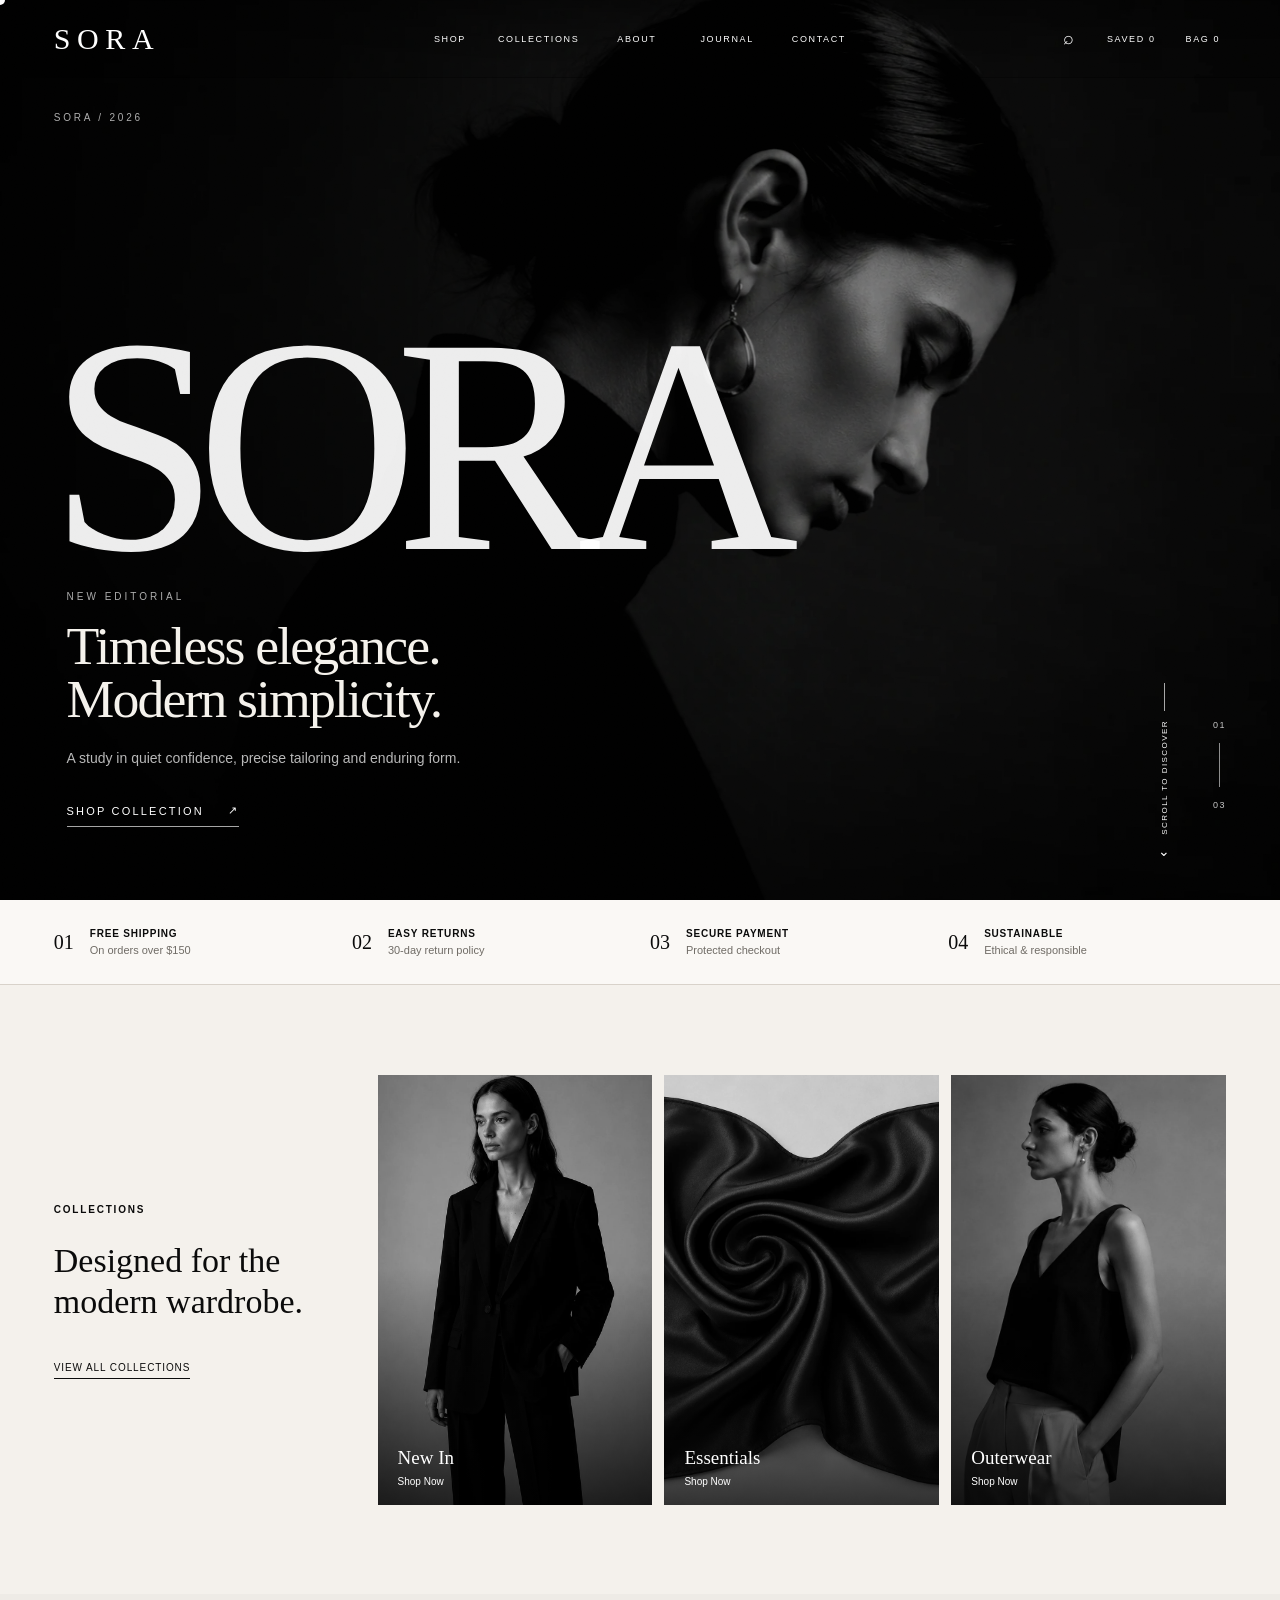
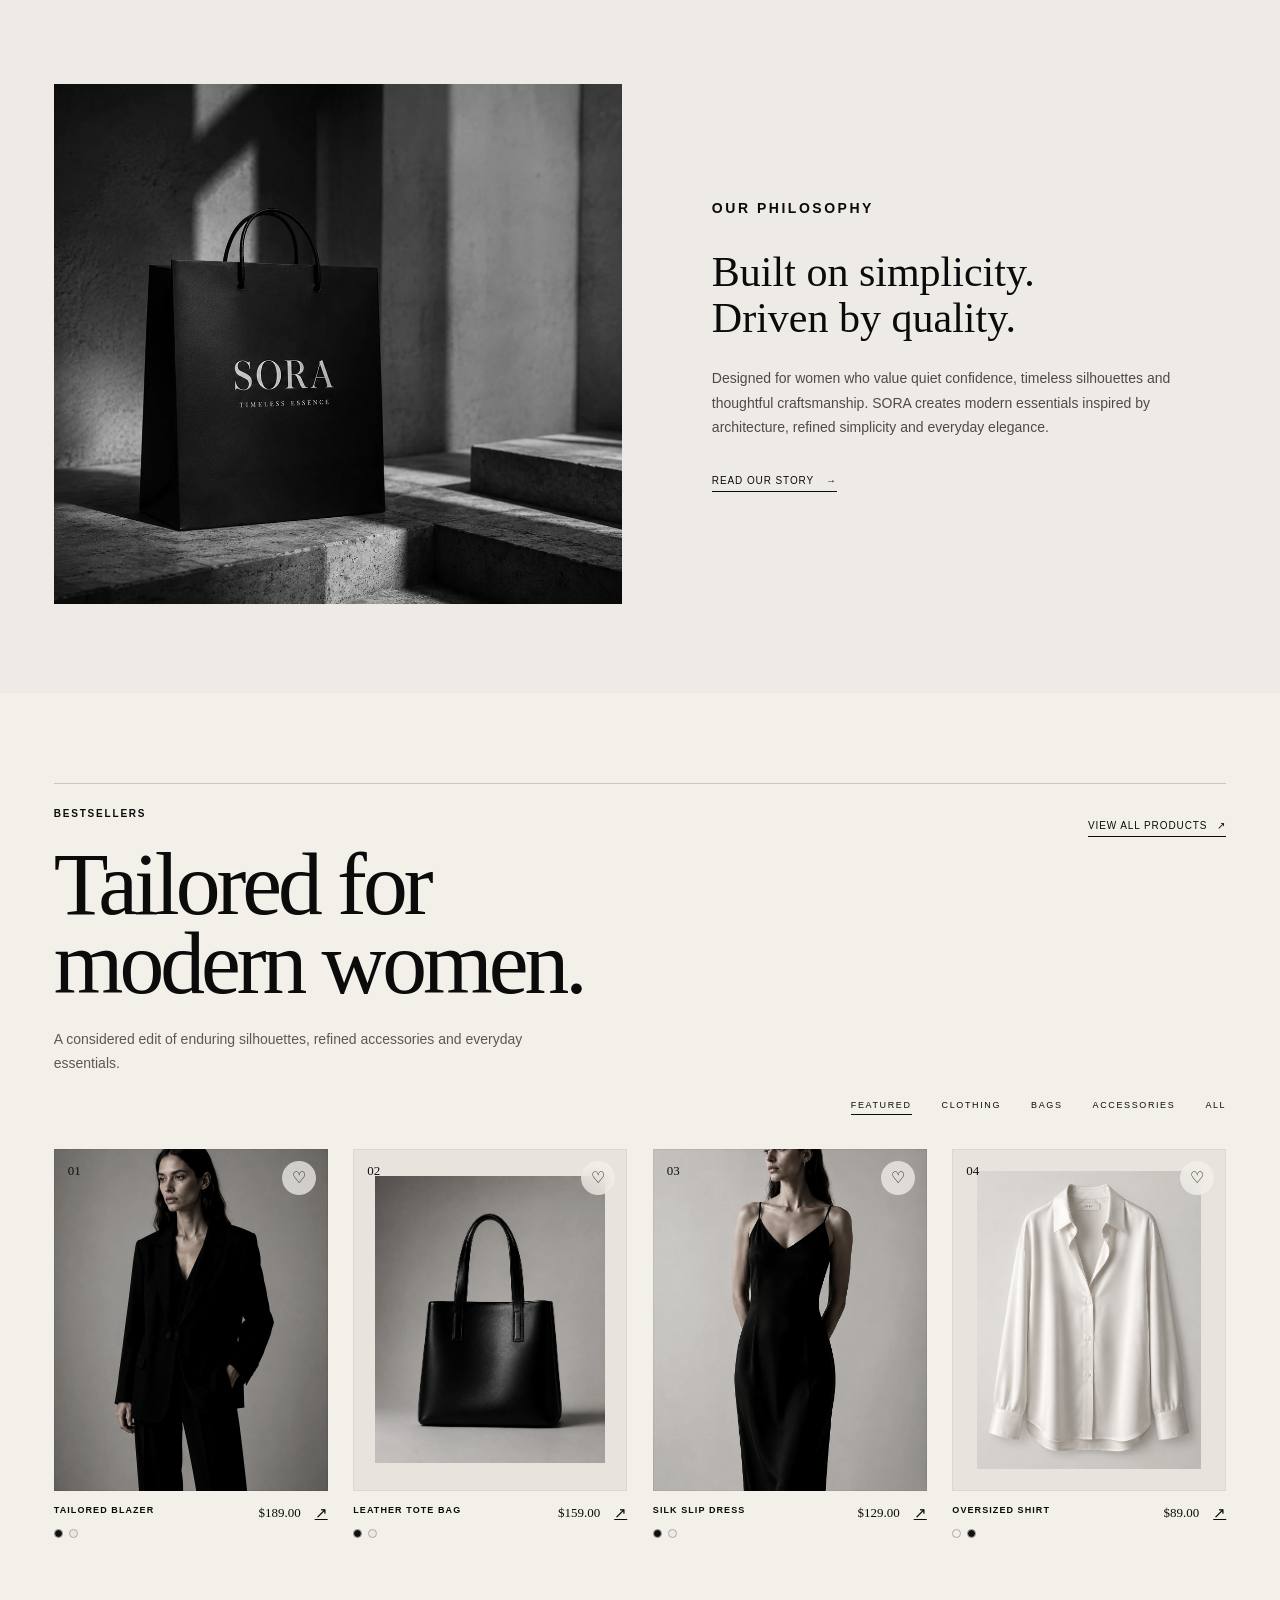
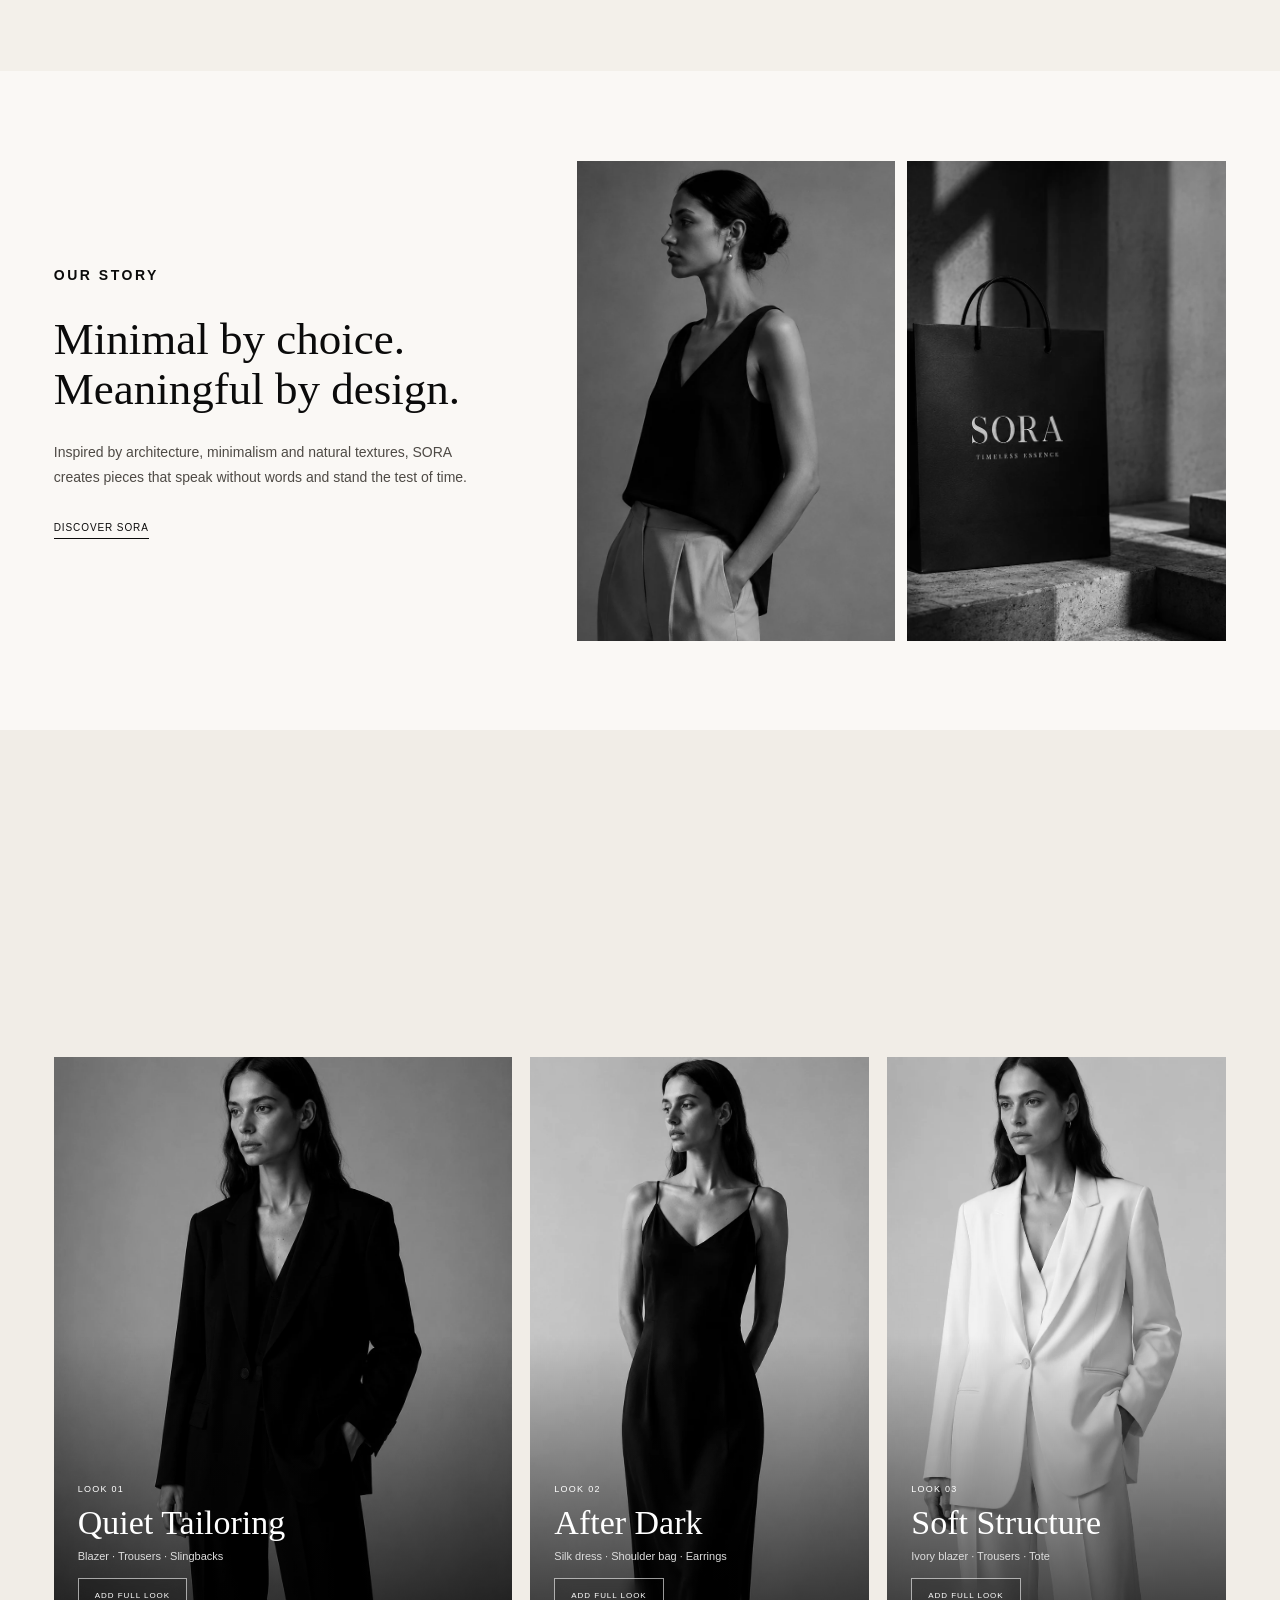
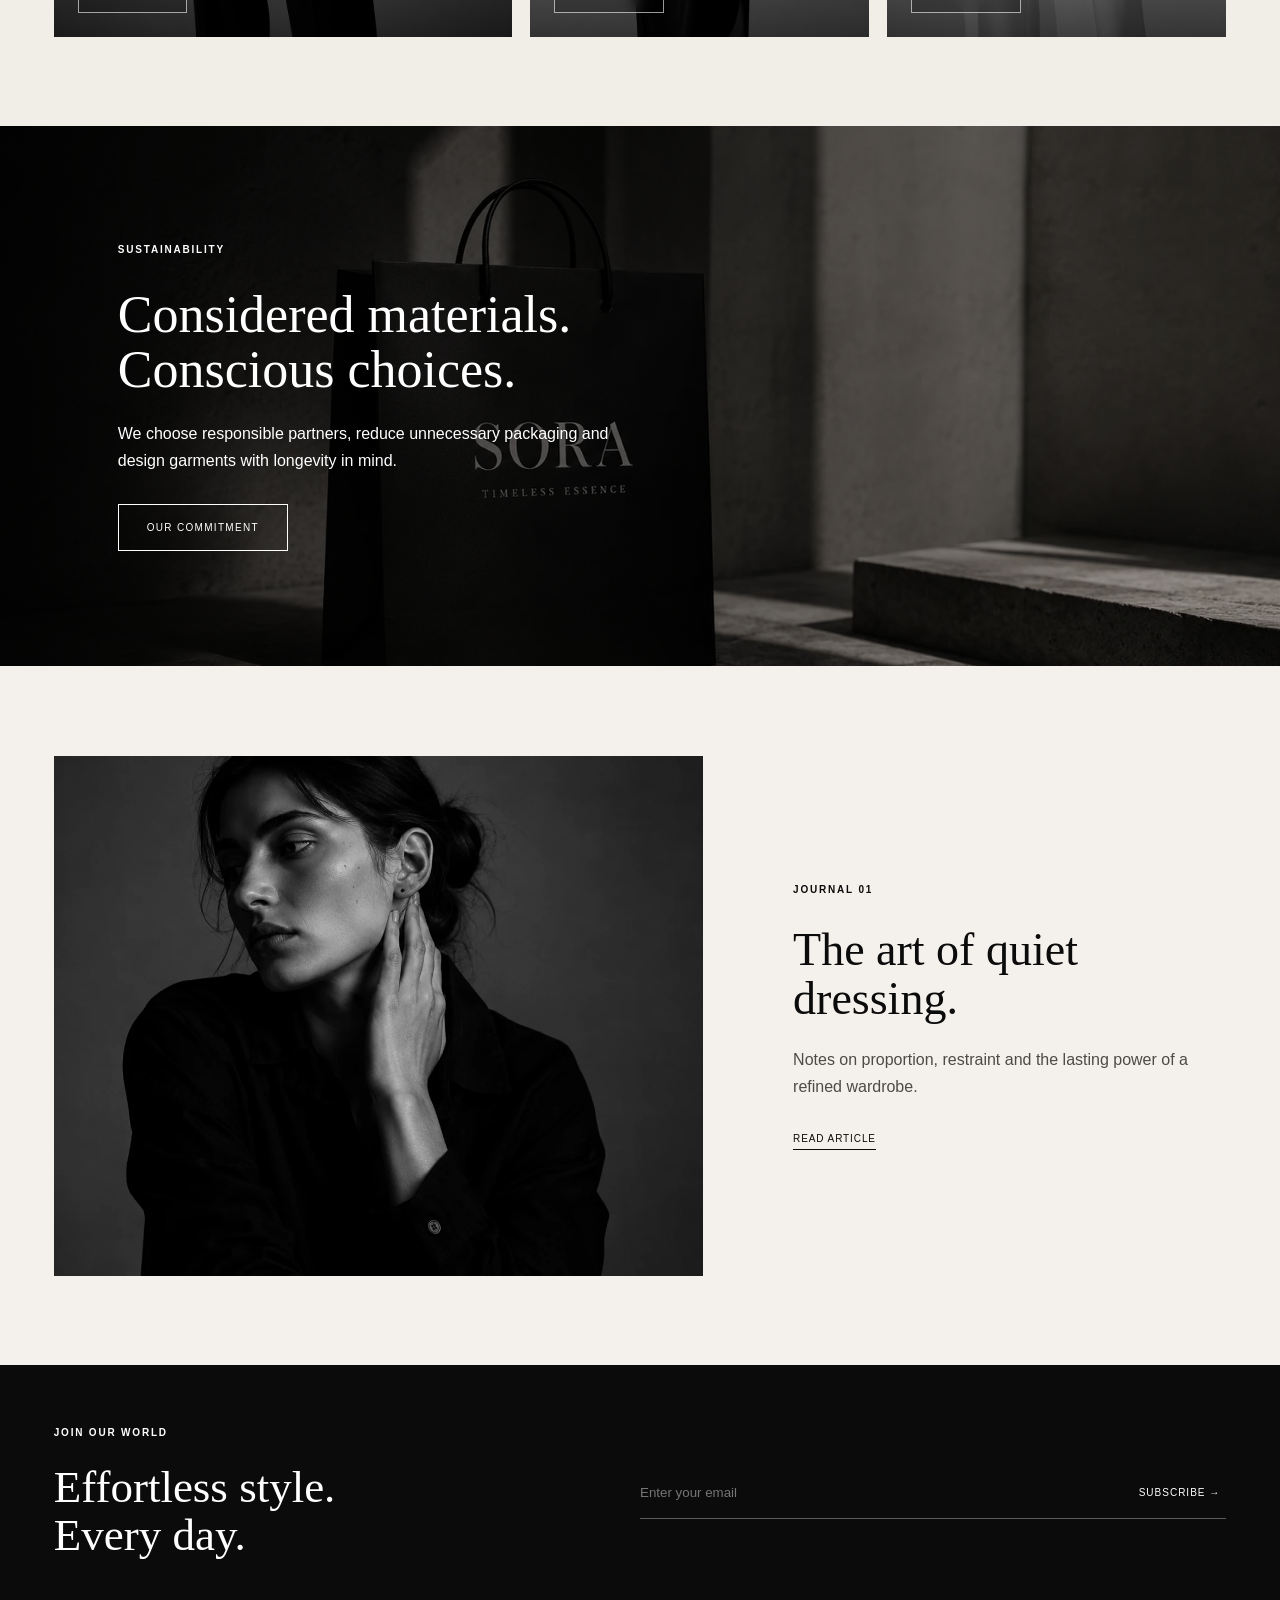
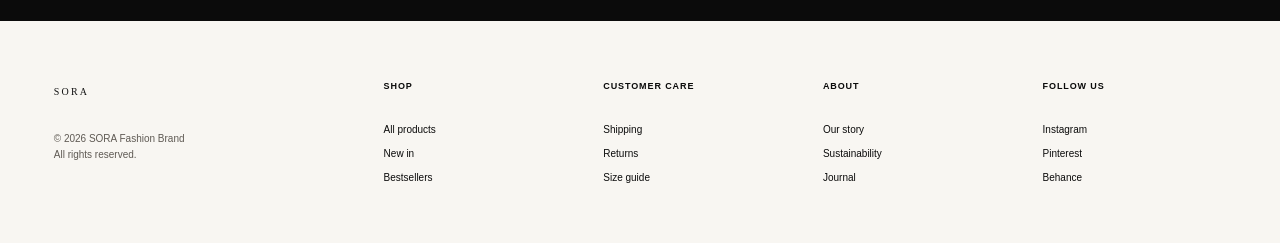
<file: index.html>
<!doctype html>
<html lang="en">
<head>
  <meta charset="utf-8">
  <meta name="viewport" content="width=device-width,initial-scale=1">
  <meta name="description" content="SORA creates timeless contemporary clothing inspired by architecture, minimalism and natural textures.">
  <meta name="theme-color" content="#0b0b0b">
  <meta property="og:title" content="SORA — Timeless Contemporary Fashion">
  <meta property="og:description" content="Timeless elegance. Modern simplicity.">
  <meta property="og:image" content="./assets/hero.webp">
  <meta property="og:type" content="website">
  <title>SORA — Timeless Contemporary Fashion | Editorial Store</title>
  <link rel="icon" href="./favicon.svg" type="image/svg+xml">
  <link rel="manifest" href="./site.webmanifest">
  <link rel="stylesheet" href="./css/style.css">
  <script defer src="./js/app.js"></script>
</head>
<body>
<div class="preloader" aria-hidden="true"><span>SORA</span></div>
<div class="cursor" aria-hidden="true"></div>
<header class="site-header" data-header>
  <a class="logo" href="#top" aria-label="SORA home">SORA</a>
  <nav class="desktop-nav" aria-label="Primary navigation">
    <a href="#catalog">Shop</a><a href="#collections">Collections</a>
    <button type="button" data-modal-open="story">About</button>
    <button type="button" data-modal-open="journal">Journal</button>
    <a href="#contact">Contact</a>
  </nav>
  <div class="header-actions">
    <button class="icon-btn" aria-label="Search">⌕</button>
    <button class="wishlist-btn" data-wishlist-open aria-label="Open wishlist">Saved <span data-wishlist-count>0</span></button>
    <button class="bag-btn" data-cart-open aria-label="Open bag">Bag <span data-cart-count>0</span></button>
    <button class="menu-btn" type="button" data-menu-button aria-expanded="false" aria-label="Open menu"><span></span><span></span></button>
  </div>
</header>
<aside class="mobile-menu" data-mobile-menu aria-hidden="true">
  <nav><a href="#catalog">Shop</a><a href="#collections">Collections</a><button data-modal-open="story">About</button><button data-modal-open="journal">Journal</button><a href="#contact">Contact</a></nav>
</aside>
<main id="top">
  <section class="hero hero--signature" aria-labelledby="hero-title" data-hero>
    <img class="hero-image" src="./assets/hero.webp" alt="SORA campaign portrait" fetchpriority="high">
    <div class="hero-shade"></div>
    <div class="hero-grain" aria-hidden="true"></div>

    <p class="hero-season">SORA / 2026</p>
    <h1 class="hero-wordmark" id="hero-title" aria-label="SORA">SORA</h1>

    <div class="hero-content">
      <p class="hero-kicker">New Editorial</p>
      <h2>Timeless elegance.<br>Modern simplicity.</h2>
      <p class="hero-copy">A study in quiet confidence, precise tailoring and enduring form.</p>
      <a class="hero-link" href="#catalog" data-shop-button>Shop Collection <span>↗</span></a>
    </div>

    <div class="hero-index" aria-label="Campaign slide 1 of 3">
      <span>01</span><i></i><span>03</span>
    </div>

    <a class="hero-scroll" href="#benefits" aria-label="Scroll to discover">
      <i></i><span>Scroll to discover</span><b>⌄</b>
    </a>
  </section>

  <section class="benefits" id="benefits" aria-label="Store benefits">
    <div><b>01</b><p><strong>Free Shipping</strong><span>On orders over $150</span></p></div>
    <div><b>02</b><p><strong>Easy Returns</strong><span>30-day return policy</span></p></div>
    <div><b>03</b><p><strong>Secure Payment</strong><span>Protected checkout</span></p></div>
    <div><b>04</b><p><strong>Sustainable</strong><span>Ethical & responsible</span></p></div>
  </section>

  <section class="collections section" id="collections">
    <div class="section-intro" data-reveal><p class="eyebrow dark">Collections</p><h2>Designed for the modern wardrobe.</h2><a href="#catalog">View all collections</a></div>
    <div class="collection-grid">
      <a class="collection-card" href="#catalog" data-reveal><img src="./assets/collections/new-in.webp" alt="New in collection"><span><strong>New In</strong><small>Shop Now</small></span></a>
      <a class="collection-card" href="#catalog" data-reveal><img src="./assets/collections/essentials.webp" alt="Essentials collection"><span><strong>Essentials</strong><small>Shop Now</small></span></a>
      <a class="collection-card" href="#catalog" data-reveal><img src="./assets/collections/outerwear.webp" alt="Outerwear collection"><span><strong>Outerwear</strong><small>Shop Now</small></span></a>
    </div>
  </section>

  <section class="story-band section">
    <div class="story-photo" data-reveal><img src="./assets/editorial/shopping-bag.webp" alt="SORA shopping bag"></div>
    <div class="story-copy" data-reveal><p class="eyebrow dark">Our philosophy</p><h2>Built on simplicity.<br>Driven by quality.</h2><p>Designed for women who value quiet confidence, timeless silhouettes and thoughtful craftsmanship. SORA creates modern essentials inspired by architecture, refined simplicity and everyday elegance.</p><button class="text-link story-trigger" data-modal-open="story"><span>Read our story</span><i aria-hidden="true">→</i></button></div>
  </section>

  <section class="catalog section" id="catalog">
    <div class="catalog-head" data-reveal>
      <div>
        <p class="eyebrow dark">Bestsellers</p>
        <h2>Tailored for<br>modern women.</h2>
        <p class="catalog-lead">A considered edit of enduring silhouettes, refined accessories and everyday essentials.</p>
      </div>
      <button class="text-link catalog-view-all" type="button" data-view-all>View all products <span>↗</span></button>
    </div>
    <div class="filters" aria-label="Product filters"><button class="is-active" data-filter="featured">Featured</button><button data-filter="clothing">Clothing</button><button data-filter="bags">Bags</button><button data-filter="accessories">Accessories</button><button data-filter="all">All</button></div>
    <div class="product-grid product-grid--featured" data-product-grid>
      <!-- cards injected by JS -->
    </div>
  </section>

  <section class="split-story section">
    <div class="split-copy" data-reveal><p class="eyebrow dark">Our story</p><h2>Minimal by choice.<br>Meaningful by design.</h2><p>Inspired by architecture, minimalism and natural textures, SORA creates pieces that speak without words and stand the test of time.</p><button class="text-link" data-modal-open="discover">Discover SORA</button></div>
    <div class="split-images"><img data-reveal src="./assets/editorial/story.webp" alt="SORA story portrait"><img data-reveal src="./assets/editorial/shopping-bag.webp" alt="SORA branded bag"></div>
  </section>

  <section class="lookbook section" id="lookbook">
    <div class="lookbook-head" data-reveal>
      <p class="eyebrow dark">Lookbook 2026</p>
      <h2>Complete the look.</h2>
      <p>Three considered combinations built around SORA essentials. Add an entire look or explore each piece individually.</p>
    </div>
    <div class="lookbook-grid">
      <article class="lookbook-card" data-look="tailored" data-reveal>
        <img src="./assets/products/tailored-blazer.webp" alt="Tailored black look">
        <div><span>Look 01</span><h3>Quiet Tailoring</h3><p>Blazer · Trousers · Slingbacks</p><button type="button" data-add-look="tailored">Add full look</button></div>
      </article>
      <article class="lookbook-card" data-look="evening" data-reveal>
        <img src="./assets/products/silk-slip-dress.webp" alt="Minimal evening look">
        <div><span>Look 02</span><h3>After Dark</h3><p>Silk dress · Shoulder bag · Earrings</p><button type="button" data-add-look="evening">Add full look</button></div>
      </article>
      <article class="lookbook-card" data-look="soft" data-reveal>
        <img src="./assets/products/colors/blazer-ivory.webp" alt="Ivory monochrome look">
        <div><span>Look 03</span><h3>Soft Structure</h3><p>Ivory blazer · Trousers · Tote</p><button type="button" data-add-look="soft">Add full look</button></div>
      </article>
    </div>
  </section>

  <section class="sustainability section" data-reveal>
    <div><p class="eyebrow">Sustainability</p><h2>Considered materials.<br>Conscious choices.</h2><p>We choose responsible partners, reduce unnecessary packaging and design garments with longevity in mind.</p><button class="btn btn-light" data-modal-open="sustainability">Our commitment</button></div>
  </section>

  <section class="journal section" id="journal">
    <div class="journal-image" data-reveal><img src="./assets/editorial/journal.webp" alt="SORA journal portrait"></div>
    <div class="journal-copy" data-reveal><p class="eyebrow dark">Journal 01</p><h2>The art of quiet dressing.</h2><p>Notes on proportion, restraint and the lasting power of a refined wardrobe.</p><button class="text-link" data-modal-open="journal">Read article</button></div>
  </section>

  <section class="newsletter" id="contact">
    <div><p class="eyebrow">Join our world</p><h2>Effortless style.<br>Every day.</h2></div>
    <form data-newsletter><label class="sr-only" for="email">Email</label><input id="email" type="email" placeholder="Enter your email" required><button type="submit">Subscribe →</button></form>
  </section>
</main>
<footer class="footer">
  <div class="footer-brand"><a class="logo dark-logo" href="#top">SORA</a><p>© 2026 SORA Fashion Brand<br>All rights reserved.</p></div>
  <div><h3>Shop</h3><a href="#catalog">All products</a><a href="#catalog">New in</a><a href="#catalog">Bestsellers</a></div>
  <div><h3>Customer care</h3><a href="#contact">Shipping</a><a href="#contact">Returns</a><a href="#contact">Size guide</a></div>
  <div><h3>About</h3><button data-modal-open="story">Our story</button><button data-modal-open="sustainability">Sustainability</button><button data-modal-open="journal">Journal</button></div>
  <div><h3>Follow us</h3><a href="#">Instagram</a><a href="#">Pinterest</a><a href="#">Behance</a></div>
</footer>

<div class="modal" data-modal="story" aria-hidden="true">
  <div class="modal-backdrop" data-modal-close></div>
  <article class="modal-dialog modal-dialog--story" role="dialog" aria-modal="true" aria-labelledby="story-title">
    <button class="modal-close" data-modal-close>Close ×</button>
    <div class="story-modal-layout">
      <div class="story-modal-content">
        <p class="eyebrow dark">Our Story</p>
        <p class="story-tagline">Minimal by choice. Timeless by nature.</p>
        <h2 id="story-title">True elegance never<br>needs to be loud.</h2>
        <div class="story-modal-copy">
          <p>SORA was born from a simple idea: true elegance never needs to be loud.</p>
          <p>In a world driven by fast trends and constant change, we believe in creating pieces that remain relevant season after season. Inspired by modern architecture, quiet luxury, and the strength of simplicity, every SORA collection is designed to become a lasting part of your wardrobe—not just another purchase.</p>
          <p>We focus on clean silhouettes, premium fabrics, thoughtful tailoring, and timeless colors. Every detail is carefully considered to create clothing that feels effortless, refined, and confidently understated.</p>
          <p>For us, fashion is more than appearance. It is a way of expressing confidence without excess, beauty without complication, and quality without compromise.</p>
          <p>SORA is created for women who value intention over impulse, craftsmanship over trends, and timeless style over temporary fashion.</p>
        </div>
      </div>
      <figure class="story-modal-image">
        <img src="./assets/editorial/story-modal.webp" alt="Woman wearing a light SORA coat">
      </figure>
    </div>
  </article>
</div>
<div class="modal" data-modal="discover" aria-hidden="true">
  <div class="modal-backdrop" data-modal-close></div>
  <article class="modal-dialog discover-modal-dialog" role="dialog" aria-modal="true" aria-labelledby="discover-title">
    <button class="modal-close" type="button" data-modal-close>Close ×</button>
    <figure class="discover-modal-image">
      <img src="./assets/editorial/discover-sora.webp" alt="SORA brand identity and packaging">
    </figure>
    <div class="discover-modal-caption">
      <p class="eyebrow dark">Discover SORA</p>
      <h2 id="discover-title">Curated for You</h2>
    </div>
  </article>
</div>
<div class="modal commitment-modal" data-modal="sustainability" aria-hidden="true">
  <div class="modal-backdrop" data-modal-close></div>
  <article class="modal-dialog commitment-dialog" role="dialog" aria-modal="true" aria-labelledby="sustainability-title">
    <button class="modal-close commitment-close" type="button" data-modal-close>Close ×</button>
    <div class="commitment-layout">
      <div class="commitment-copy">
        <p class="eyebrow dark">Our commitment</p>
        <h2 id="sustainability-title">Designed with care.<br>Made to endure.</h2>
        <p class="commitment-intro">At SORA, responsibility begins before a garment is made. We choose every material, partner and process with longevity, restraint and respect in mind.</p>
        <div class="commitment-principles">
          <section><span>01</span><h3>Considered materials</h3><p>Long-wearing fabrics selected for comfort, performance and a refined hand feel.</p></section>
          <section><span>02</span><h3>Responsible partners</h3><p>We work with trusted makers who share our standards for quality and fair production.</p></section>
          <section><span>03</span><h3>Less packaging</h3><p>Reduced single-use materials and restrained packaging designed to create less waste.</p></section>
          <section><span>04</span><h3>Smaller collections</h3><p>Focused releases in considered quantities, created to be worn beyond a single season.</p></section>
        </div>
        <div class="commitment-note"><strong>Our promise</strong><p>Fewer pieces. Better choices. Clothing designed to remain relevant, useful and beautiful over time.</p></div>
      </div>
      <figure class="commitment-visual">
        <img src="./assets/editorial/shopping-bag.webp" alt="SORA packaging in a minimal architectural setting">
        <figcaption><span>SORA / Responsibility</span><span>Timeless essence</span></figcaption>
      </figure>
    </div>
  </article>
</div>
<div class="modal journal-modal" data-modal="journal" aria-hidden="true">
  <div class="modal-backdrop" data-modal-close></div>
  <article class="modal-dialog journal-modal-dialog" role="dialog" aria-modal="true" aria-labelledby="journal-title">
    <div class="journal-progress" aria-hidden="true"><span data-journal-progress></span></div>
    <button class="modal-close journal-close" type="button" data-modal-close>Close ×</button>

    <header class="journal-hero">
      <div class="journal-hero-copy">
        <p class="eyebrow dark">SORA Journal / Issue 01</p>
        <h2 id="journal-title">The art of quiet dressing.</h2>
        <p class="journal-deck">A considered study of proportion, restraint, material and the lasting power of a refined wardrobe.</p>
        <div class="journal-meta"><span>Editorial Notes</span><span>4 min read</span><span>Spring / Summer 2026</span></div>
      </div>
      <figure><img src="./assets/editorial/journal.webp" alt="SORA editorial portrait"></figure>
    </header>

    <div class="journal-body">
      <aside class="journal-index" aria-label="Journal contents">
        <span>In this issue</span>
        <button type="button" class="is-active" data-journal-target="journal-quiet">Introduction</button>
        <button type="button" data-journal-target="journal-wardrobe">01 Timeless Wardrobe</button>
        <button type="button" data-journal-target="journal-materials">02 Fabric Stories</button>
        <button type="button" data-journal-target="journal-notes">03 Styling Notes</button>
      </aside>

      <div class="journal-article">
        <section id="journal-quiet" class="journal-section journal-section--lead">
          <p class="journal-drop">Quiet dressing is not about disappearing. It is about removing distraction so shape, texture and movement can become visible.</p>
          <p>At SORA, simplicity is never absence. It is precision. A clean shoulder line, the weight of a fabric, the fall of a trouser and the space between body and garment are all part of the design.</p>
          <blockquote>“True elegance begins when nothing more needs to be added.”</blockquote>
        </section>

        <figure class="journal-wide-image"><img src="./assets/editorial/story-modal.webp" alt="Woman in a light SORA coat"><figcaption>Light, proportion and movement define the SORA silhouette.</figcaption></figure>

        <section id="journal-wardrobe" class="journal-section">
          <p class="eyebrow dark">01 / Building a timeless wardrobe</p>
          <h3>Fewer pieces.<br>Better choices.</h3>
          <p>A lasting wardrobe is built slowly. Begin with pieces that can be worn repeatedly and combined without effort: a tailored blazer, fluid trousers, a silk dress, a precise shirt and accessories with restrained character.</p>
          <div class="journal-product-grid">
            <figure><img src="./assets/products/colors/blazer-ivory.webp" alt="Ivory SORA blazer"><figcaption><b>The Blazer</b><span>Structure without rigidity.</span></figcaption></figure>
            <figure><img src="./assets/products/colors/trousers-ivory.webp" alt="Ivory wide-leg trousers"><figcaption><b>The Trousers</b><span>Proportion in motion.</span></figcaption></figure>
            <figure><img src="./assets/products/colors/shoulder-ivory.webp" alt="Ivory shoulder bag"><figcaption><b>The Bag</b><span>Quiet utility.</span></figcaption></figure>
          </div>
        </section>

        <section id="journal-materials" class="journal-section journal-materials">
          <div><p class="eyebrow dark">02 / Fabric stories</p><h3>Materials that become better with time.</h3></div>
          <div class="material-list">
            <article><span>01</span><h4>Silk</h4><p>Chosen for softness, movement and a subtle natural lustre.</p></article>
            <article><span>02</span><h4>Wool</h4><p>Selected for structure, warmth and exceptional longevity.</p></article>
            <article><span>03</span><h4>Cotton</h4><p>Breathable, precise and made for everyday repetition.</p></article>
            <article><span>04</span><h4>Linen</h4><p>Relaxed texture that becomes more personal with wear.</p></article>
          </div>
        </section>

        <div class="journal-quote-panel">
          <img src="./assets/editorial/shopping-bag.webp" alt="SORA branded shopping bag">
          <p>Luxury is not about being seen. It is about how something feels, how it fits, and how long it stays with you.</p>
        </div>

        <section id="journal-notes" class="journal-section">
          <p class="eyebrow dark">03 / Styling notes</p>
          <h3>Four moments.<br>One considered wardrobe.</h3>
          <div class="styling-notes">
            <article><span>Morning</span><h4>Soft tailoring</h4><p>Ivory trousers, a fluid shirt and minimal gold details.</p></article>
            <article><span>Office</span><h4>Quiet structure</h4><p>A precise blazer balanced by wide-leg proportions.</p></article>
            <article><span>Weekend</span><h4>Relaxed clarity</h4><p>Natural fabrics, clean lines and one practical bag.</p></article>
            <article><span>Evening</span><h4>After dark</h4><p>A silk column dress with restrained accessories.</p></article>
          </div>
        </section>

        <footer class="journal-ending">
          <p class="eyebrow dark">SORA Journal</p>
          <h3>Wear less.<br>Choose with intention.</h3>
          <a href="#catalog" data-modal-close>Explore the collection <span>↗</span></a>
        </footer>
      </div>
    </div>
  </article>
</div>

<div class="modal" data-modal="product" aria-hidden="true">
  <div class="modal-backdrop" data-modal-close></div>
  <article class="modal-dialog product-modal-dialog" role="dialog" aria-modal="true" aria-labelledby="quick-view-title">
    <button class="modal-close" type="button" data-modal-close>Close ×</button>
    <div class="product-modal-layout">
      <figure class="product-modal-media">
        <img data-quick-image src="./assets/products/tailored-blazer.webp" alt="Tailored Blazer">
      </figure>
      <div class="product-modal-copy">
        <p class="eyebrow dark">Quick View</p>
        <h2 id="quick-view-title" data-quick-name>Tailored Blazer</h2>
        <p class="quick-price" data-quick-price>$189.00</p>
        <p class="quick-description" data-quick-description>A sharply tailored blazer with clean architectural lines.</p>
        <div class="quick-colors">
          <span>Available colors</span>
          <div data-quick-colors></div><small class="quick-selected" data-quick-selected>Selected: Black</small>
        </div>
        <div class="quick-sizes" data-quick-sizes-wrap>
          <span>Size</span><div data-quick-sizes></div><small data-quick-size-selected>Selected: M</small>
        </div>
        <div class="quick-buttons">
          <button class="btn btn-dark quick-add" type="button" data-quick-add>Add to Bag</button>
          <button class="quick-wish" type="button" data-quick-wish>Save ♡</button>
        </div>
        <a class="quick-details" data-quick-details href="./product.html?id=blazer">View full details ↗</a>
        <div class="complete-look">
          <div class="complete-look-head"><span>Complete the look</span><button type="button" data-add-full-look>Add full look</button></div>
          <div class="complete-look-grid" data-complete-look></div>
        </div>
      </div>
    </div>
  </article>
</div>

<aside class="wishlist-drawer" data-wishlist aria-hidden="true"><div class="cart-head"><h2>Saved Pieces</h2><button data-wishlist-close>Close ×</button></div><div class="wishlist-items" data-wishlist-items></div></aside><div class="wishlist-overlay" data-wishlist-overlay></div>

<aside class="cart" data-cart aria-hidden="true"><div class="cart-head"><h2>Your Bag</h2><button data-cart-close>Close ×</button></div><div class="cart-items" data-cart-items></div><div class="cart-foot"><div class="cart-summary"><p><span>Subtotal</span><strong data-cart-total>$0.00</strong></p><p><span>Shipping</span><small>Calculated at checkout</small></p></div><button class="btn btn-dark cart-checkout" type="button">Checkout</button></div></aside><div class="cart-overlay" data-cart-overlay></div>
<div class="toast" data-toast role="status" aria-live="polite"></div>
</body>
</html>
</file>
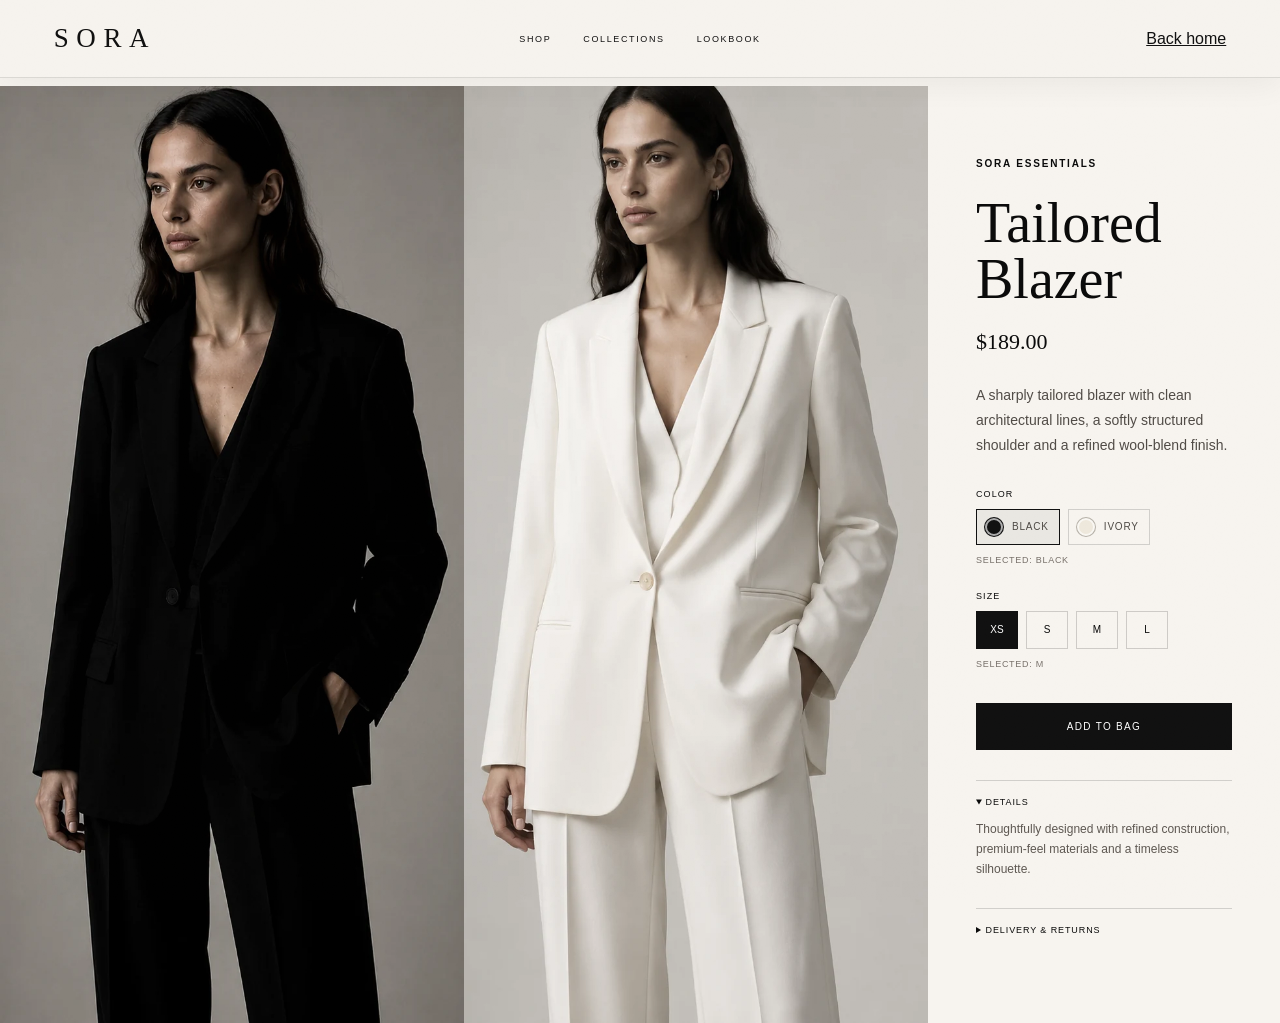
<file: product.html>
<!doctype html><html lang="en"><head><meta charset="utf-8"><meta name="viewport" content="width=device-width,initial-scale=1"><meta name="description" content="SORA product details"><title>SORA — Product</title><link rel="icon" href="./favicon.svg" type="image/svg+xml"><link rel="stylesheet" href="./css/style.css"><script defer src="./js/product.js"></script></head><body class="product-page"><header class="site-header is-scrolled"><a class="logo" href="./index.html">SORA</a><nav class="desktop-nav"><a href="./index.html#catalog">Shop</a><a href="./index.html#collections">Collections</a><a href="./index.html#lookbook">Lookbook</a></nav><div class="header-actions"><a href="./index.html">Back home</a></div></header><main class="product-detail" data-product-detail><div class="product-gallery"><figure><img data-pd-image src="./assets/products/tailored-blazer.webp" alt="SORA product"></figure><figure><img data-pd-image-second src="./assets/editorial/story.webp" alt="SORA styling detail"></figure></div><aside class="product-panel"><p class="eyebrow dark">SORA Essentials</p><h1 data-pd-name>Tailored Blazer</h1><p class="pd-price" data-pd-price>$189.00</p><p class="pd-description" data-pd-description></p><div class="pd-option"><span>Color</span><div data-pd-colors></div><small data-pd-selected></small></div><div class="pd-option" data-pd-size-wrap><span>Size</span><div data-pd-sizes></div><small data-pd-size-selected>Selected: M</small></div><button class="btn btn-dark" data-pd-add>Add to bag</button><div class="pd-accordions"><details open><summary>Details</summary><p>Thoughtfully designed with refined construction, premium-feel materials and a timeless silhouette.</p></details><details><summary>Delivery & returns</summary><p>Complimentary shipping over $150 and 30-day returns.</p></details></div></aside></main><div class="toast" data-toast></div></body></html>
</file>
<file: css/style.css>
:root{--ink:#0b0b0b;--paper:#f4f1ec;--line:#d8d2ca;--muted:#706c66;--serif:Georgia,'Times New Roman',serif;--sans:Arial,Helvetica,sans-serif}
*{box-sizing:border-box}html{scroll-behavior:smooth}body{margin:0;background:var(--paper);color:var(--ink);font-family:var(--sans);overflow-x:hidden}body.is-locked{overflow:hidden}img{display:block;width:100%}a,button{color:inherit}button{font:inherit}.sr-only{position:absolute;width:1px;height:1px;padding:0;margin:-1px;overflow:hidden;clip:rect(0,0,0,0);white-space:nowrap;border:0}.preloader{position:fixed;inset:0;background:#090909;color:white;z-index:9999;display:grid;place-items:center;transition:.7s ease}.preloader span{font-family:var(--serif);font-size:clamp(42px,8vw,110px);letter-spacing:.18em}.preloader.is-hidden{opacity:0;visibility:hidden}.cursor{position:fixed;z-index:10000;width:10px;height:10px;border-radius:50%;background:#fff;mix-blend-mode:difference;pointer-events:none;transform:translate(-50%,-50%);transition:width .2s,height .2s;display:none}@media(pointer:fine){.cursor{display:block}.cursor.is-hover{width:36px;height:36px}}
.site-header{position:absolute;top:0;left:0;right:0;height:86px;padding:0 4.2vw;display:grid;grid-template-columns:1fr auto 1fr;align-items:center;color:#fff;z-index:20}.site-header.is-scrolled{position:fixed;background:rgba(9,9,9,.92);backdrop-filter:blur(12px)}.logo{font-family:var(--serif);font-size:34px;letter-spacing:.22em;text-decoration:none}.desktop-nav{display:flex;gap:34px;align-items:center}.desktop-nav a,.desktop-nav button,.header-actions button{border:0;background:transparent;text-decoration:none;text-transform:uppercase;font-size:10px;letter-spacing:.12em;cursor:pointer}.header-actions{justify-self:end;display:flex;align-items:center;gap:18px}.icon-btn{font-size:18px!important}.bag-btn{white-space:nowrap}.menu-btn{display:none;width:34px;height:34px;position:relative}.menu-btn span{position:absolute;left:5px;width:24px;height:1px;background:currentColor}.menu-btn span:first-child{top:12px}.menu-btn span:last-child{top:21px}.mobile-menu{position:fixed;inset:0;background:#111;color:#fff;z-index:18;display:grid;place-items:center;opacity:0;visibility:hidden;transition:.35s}.mobile-menu.is-open{opacity:1;visibility:visible}.mobile-menu nav{display:grid;gap:24px;text-align:center}.mobile-menu a,.mobile-menu button{font-family:var(--serif);font-size:38px;background:none;border:0;text-decoration:none}.hero{height:100svh;min-height:650px;position:relative;color:#fff;display:flex;align-items:center;overflow:hidden}.hero-image{position:absolute;inset:0;height:100%;object-fit:cover;object-position:center}.hero-shade{position:absolute;inset:0;background:linear-gradient(90deg,rgba(0,0,0,.82) 0%,rgba(0,0,0,.5) 38%,rgba(0,0,0,.08) 100%)}.hero-content{position:relative;z-index:2;margin-left:11.5vw;margin-top:4vh}.eyebrow{text-transform:uppercase;letter-spacing:.18em;font-weight:700;font-size:10px;margin:0 0 26px}.eyebrow.dark{color:var(--ink)}.hero h1,.section h2,.newsletter h2,.modal h2{font-family:var(--serif);font-weight:400}.hero h1{font-size:clamp(58px,6.5vw,108px);line-height:.96;margin:0 0 28px}.hero-copy{font-size:17px;line-height:1.6;margin:0 0 34px}.btn{display:inline-flex;align-items:center;justify-content:center;padding:17px 28px;border:1px solid;text-transform:uppercase;letter-spacing:.13em;font-size:10px;text-decoration:none;cursor:pointer}.btn-light{border-color:#fff;color:#fff;background:transparent}.btn-light:hover{background:#fff;color:#111}.btn-dark{background:#111;color:#fff;border-color:#111}.slide-mark{position:absolute;right:4.2vw;bottom:15%;z-index:2;display:grid;place-items:center;gap:12px;font-size:10px}.slide-mark i{display:block;width:1px;height:38px;background:#fff}.benefits{display:grid;grid-template-columns:repeat(4,1fr);gap:20px;padding:28px 4.2vw;border-bottom:1px solid var(--line);background:#faf8f5}.benefits>div{display:flex;gap:16px;align-items:center}.benefits b{font-family:var(--serif);font-size:20px;font-weight:400}.benefits p{display:grid;gap:5px;margin:0}.benefits strong{text-transform:uppercase;font-size:10px;letter-spacing:.08em}.benefits span{font-size:11px;color:var(--muted)}.section{padding:86px 4.2vw}.collections{display:grid;grid-template-columns:.65fr 2fr;gap:48px}.section-intro{align-self:center}.section-intro h2{font-size:34px;line-height:1.2;margin:0 0 34px}.section-intro a,.text-link{border:0;border-bottom:1px solid;background:none;padding:0 0 5px;text-transform:uppercase;letter-spacing:.09em;font-size:10px;text-decoration:none;cursor:pointer}.collection-grid{display:grid;grid-template-columns:repeat(3,1fr);gap:12px}.collection-card{position:relative;height:430px;overflow:hidden;color:#fff}.collection-card img{height:100%;object-fit:cover;filter:grayscale(1);transition:.5s}.collection-card:after{content:"";position:absolute;inset:45% 0 0;background:linear-gradient(transparent,rgba(0,0,0,.75))}.collection-card:hover img{transform:scale(1.04)}.collection-card span{position:absolute;z-index:2;left:20px;bottom:18px;display:grid;gap:7px}.collection-card strong{font-family:var(--serif);font-size:19px;font-weight:400}.collection-card small{font-size:10px}.story-band{display:grid;grid-template-columns:1.05fr .95fr;gap:7vw;align-items:center;background:#eeebe6}.story-photo{height:520px}.story-photo img{height:100%;object-fit:cover;filter:grayscale(1)}.story-copy h2{font-size:42px;line-height:1.08;margin:0 0 25px}.story-copy p{max-width:520px;color:#4e4a45;line-height:1.75;font-size:14px;margin-bottom:30px}.catalog-head{display:flex;align-items:end;justify-content:space-between;margin-bottom:30px}.catalog-head h2{font-size:48px;margin:0}.filters{display:flex;gap:22px;margin-bottom:28px}.filters button{border:0;background:none;padding:0 0 4px;font-size:10px;text-transform:uppercase;letter-spacing:.1em;cursor:pointer}.filters button.is-active{border-bottom:1px solid}.product-grid{display:grid;grid-template-columns:repeat(4,minmax(0,1fr));gap:18px}.product-card{position:relative}.product-media{position:relative;overflow:hidden;background:#e9e5df}.product-media img{aspect-ratio:4/5;object-fit:cover;transition:.45s}.product-card[data-fit="contain"] .product-media img{object-fit:contain;padding:20px}.product-card:hover img{transform:scale(1.025)}.heart{position:absolute;right:12px;top:12px;width:34px;height:34px;border-radius:50%;border:0;background:rgba(255,255,255,.78);cursor:pointer}.product-meta{display:grid;grid-template-columns:1fr auto;gap:8px;padding-top:13px}.product-meta h3{font-size:10px;text-transform:uppercase;letter-spacing:.06em;margin:0}.product-meta p{font-size:11px;margin:0}.swatches{display:flex;gap:6px;grid-column:1/-1}.swatches i{width:9px;height:9px;border-radius:50%;border:1px solid #aaa}.add-btn{position:absolute;left:12px;right:12px;bottom:12px;padding:12px;border:0;background:#111;color:#fff;text-transform:uppercase;font-size:9px;letter-spacing:.12em;opacity:0;transform:translateY(8px);transition:.25s;cursor:pointer}.product-media:hover .add-btn{opacity:1;transform:none}.split-story{display:grid;grid-template-columns:.8fr 1.2fr;gap:7vw;align-items:center;background:#faf8f5}.split-copy h2{font-size:45px;line-height:1.1;margin:0 0 26px}.split-copy p{font-size:14px;line-height:1.75;color:#4e4a45;margin-bottom:28px}.split-images{display:grid;grid-template-columns:1fr 1fr;gap:12px}.split-images img{height:480px;object-fit:cover;filter:grayscale(1)}.sustainability{min-height:540px;color:#fff;display:flex;align-items:center;background:linear-gradient(90deg,rgba(0,0,0,.85),rgba(0,0,0,.25)),url('../assets/editorial/shopping-bag.webp') center/cover no-repeat}.sustainability>div{max-width:620px;margin-left:5vw}.sustainability h2{font-size:52px;line-height:1.05;margin:0 0 22px}.sustainability p{line-height:1.7;max-width:520px;margin-bottom:30px}.journal{display:grid;grid-template-columns:1.2fr .8fr;gap:7vw;align-items:center}.journal-image img{height:520px;object-fit:cover;filter:grayscale(1)}.journal-copy h2{font-size:46px;line-height:1.06;margin:0 0 22px}.journal-copy p{line-height:1.7;color:#4e4a45;margin-bottom:28px}.newsletter{padding:62px 4.2vw;background:#0b0b0b;color:#fff;display:grid;grid-template-columns:1fr 1fr;align-items:center}.newsletter h2{font-size:45px;line-height:1.05;margin:0}.newsletter form{display:flex;border-bottom:1px solid #5a5a5a}.newsletter input{flex:1;border:0;background:none;color:#fff;padding:18px 0;outline:none}.newsletter button{border:0;background:none;color:#fff;text-transform:uppercase;font-size:10px;letter-spacing:.1em}.footer{padding:60px 4.2vw;display:grid;grid-template-columns:1.6fr repeat(4,1fr);gap:36px;background:#f8f6f2}.dark-logo{color:#111}.footer-brand p{font-size:10px;line-height:1.6;color:#5f5a54;margin-top:32px}.footer h3{font-size:9px;text-transform:uppercase;letter-spacing:.1em;margin:0 0 20px}.footer>div:not(.footer-brand){display:flex;flex-direction:column;gap:13px}.footer a,.footer button{font-size:10px;text-decoration:none;border:0;background:none;text-align:left;padding:0;cursor:pointer}.modal{position:fixed;inset:0;z-index:200;opacity:0;visibility:hidden;transition:.3s}.modal.is-open{opacity:1;visibility:visible}.modal-backdrop{position:absolute;inset:0;background:rgba(0,0,0,.62)}.modal-dialog{position:relative;margin:5vh auto;width:min(720px,calc(100% - 32px));max-height:90vh;overflow:auto;background:#f7f4ef;padding:70px}.modal-close{position:absolute;right:22px;top:20px;border:0;background:none;text-transform:uppercase;font-size:10px;cursor:pointer}.modal h2{font-size:46px;line-height:1.05;margin:0 0 28px}.modal p,.modal li{line-height:1.75;color:#4e4a45}.cart{position:fixed;top:0;right:0;bottom:0;width:min(440px,100%);background:#f8f6f2;z-index:300;transform:translateX(100%);transition:.35s;display:grid;grid-template-rows:auto 1fr auto;padding:24px}.cart.is-open{transform:none}.cart-overlay{position:fixed;inset:0;background:rgba(0,0,0,.45);z-index:290;opacity:0;visibility:hidden;transition:.3s}.cart-overlay.is-open{opacity:1;visibility:visible}.cart-head,.cart-foot{display:flex;align-items:center;justify-content:space-between}.cart-head button{border:0;background:none}.cart-items{overflow:auto;padding:20px 0}.cart-item{display:grid;grid-template-columns:80px 1fr auto;gap:14px;padding:14px 0;border-bottom:1px solid var(--line)}.cart-item img{width:80px;height:100px;object-fit:cover}.cart-item h3{font-size:11px;margin:8px 0}.cart-item button{border:0;background:none;font-size:10px;text-decoration:underline}.cart-foot{border-top:1px solid var(--line);padding-top:18px}.toast{position:fixed;left:50%;bottom:28px;transform:translate(-50%,20px);background:#111;color:#fff;padding:12px 18px;font-size:11px;z-index:500;opacity:0;visibility:hidden;transition:.25s}.toast.is-visible{opacity:1;visibility:visible;transform:translate(-50%,0)}[data-reveal]{opacity:0;transform:translateY(24px);transition:opacity .75s ease,transform .75s ease}[data-reveal].is-visible{opacity:1;transform:none}
@media(max-width:1000px){.desktop-nav{display:none}.menu-btn{display:block}.benefits{grid-template-columns:repeat(2,1fr)}.collections,.story-band,.split-story,.journal{grid-template-columns:1fr}.collection-grid{grid-template-columns:repeat(3,1fr)}.product-grid{grid-template-columns:repeat(2,1fr)}.split-images img{height:420px}.footer{grid-template-columns:repeat(2,1fr)}.footer-brand{grid-column:1/-1}.newsletter{grid-template-columns:1fr;gap:30px}}
@media(max-width:640px){.site-header{padding:0 20px}.logo{font-size:27px}.icon-btn{display:none}.hero-content{margin-left:20px}.hero h1{font-size:54px}.hero-image{object-position:58% center}.benefits{grid-template-columns:1fr;padding:24px 20px}.section{padding:62px 20px}.collections{gap:32px}.collection-grid{grid-template-columns:1fr}.collection-card{height:430px}.story-photo,.journal-image img{height:400px}.product-grid{grid-template-columns:1fr}.catalog-head{align-items:flex-start;gap:20px}.catalog-head h2{font-size:38px}.filters{overflow:auto}.split-images{grid-template-columns:1fr}.split-images img{height:400px}.sustainability{min-height:600px}.sustainability>div{margin-left:0}.sustainability h2{font-size:40px}.newsletter{padding:54px 20px}.newsletter h2{font-size:38px}.newsletter form{display:grid}.newsletter button{padding:14px 0;text-align:left}.footer{padding:50px 20px;grid-template-columns:1fr}.modal-dialog{padding:54px 24px}.modal h2{font-size:36px}.add-btn{opacity:1;transform:none}.cursor{display:none}}
@media(prefers-reduced-motion:reduce){*{scroll-behavior:auto!important;animation:none!important;transition:none!important}[data-reveal]{opacity:1;transform:none}}

/* ===== SORA v3 — editorial hero refinement ===== */
.hero--editorial{min-height:760px;background:#090909;isolation:isolate}
.hero--editorial .hero-image{transform:scale(1.018);animation:heroImageIn 1.5s cubic-bezier(.22,.8,.24,1) both;will-change:transform}
.hero--editorial .hero-shade{z-index:1;background:linear-gradient(90deg,rgba(0,0,0,.92) 0%,rgba(0,0,0,.78) 24%,rgba(0,0,0,.36) 49%,rgba(0,0,0,.06) 78%),linear-gradient(180deg,rgba(0,0,0,.28),transparent 38%,rgba(0,0,0,.18))}
.hero-grain{position:absolute;inset:0;z-index:1;pointer-events:none;opacity:.12;mix-blend-mode:soft-light;background-image:url("data:image/svg+xml,%3Csvg viewBox='0 0 180 180' xmlns='http://www.w3.org/2000/svg'%3E%3Cfilter id='n'%3E%3CfeTurbulence type='fractalNoise' baseFrequency='.9' numOctaves='3' stitchTiles='stitch'/%3E%3C/filter%3E%3Crect width='100%25' height='100%25' filter='url(%23n)' opacity='.32'/%3E%3C/svg%3E")}
.hero--editorial .hero-content{margin-left:5.8vw;margin-top:6vh;max-width:560px}
.hero--editorial h1{font-size:clamp(66px,6.7vw,112px);line-height:.91;letter-spacing:-.028em;margin-bottom:24px;overflow:hidden}
.hero--editorial h1 span{display:block;animation:heroTextIn .95s cubic-bezier(.16,1,.3,1) both}
.hero--editorial h1 span:nth-child(2){animation-delay:.1s}
.hero--editorial .hero-copy{font-size:clamp(15px,1.15vw,19px);line-height:1.55;color:rgba(255,255,255,.92);animation:heroFadeUp .8s .28s both}
.hero-cta{min-width:164px;padding:17px 24px;animation:heroFadeUp .8s .42s both;transition:background .28s,color .28s,transform .28s}
.hero-cta:hover{transform:translateY(-2px)}
.hero--editorial .slide-mark{bottom:24%;right:3.8vw;animation:heroFadeUp .8s .58s both}
.hero-scroll{position:absolute;left:4.2vw;bottom:30px;z-index:3;color:#fff;text-decoration:none;display:flex;flex-direction:column;align-items:center;gap:9px;font-size:8px;letter-spacing:.18em;text-transform:uppercase;animation:heroFadeUp .8s .7s both}
.hero-scroll i{display:block;width:1px;height:28px;background:rgba(255,255,255,.65)}
.hero-scroll span{writing-mode:vertical-rl;transform:rotate(180deg)}
.hero-scroll b{font-size:14px;font-weight:400;line-height:1}
.hero.is-leaving:after{content:"";position:absolute;inset:0;z-index:12;background:#000;animation:heroLeave .5s forwards;pointer-events:none}
.site-header{transition:background .35s,backdrop-filter .35s,transform .35s}.site-header:not(.is-scrolled){background:linear-gradient(180deg,rgba(0,0,0,.34),transparent)}
.desktop-nav a,.desktop-nav button{position:relative}.desktop-nav a:after,.desktop-nav button:after{content:"";position:absolute;left:0;right:0;bottom:-7px;height:1px;background:currentColor;transform:scaleX(0);transform-origin:right;transition:transform .28s}.desktop-nav a:hover:after,.desktop-nav button:hover:after{transform:scaleX(1);transform-origin:left}
@keyframes heroImageIn{from{opacity:0;transform:scale(1.085)}to{opacity:1;transform:scale(1.018)}}
@keyframes heroTextIn{from{opacity:0;transform:translateY(115%)}to{opacity:1;transform:none}}
@keyframes heroFadeUp{from{opacity:0;transform:translateY(18px)}to{opacity:1;transform:none}}
@keyframes heroLeave{from{opacity:0}to{opacity:1}}
@media(max-width:1000px){.hero--editorial .hero-content{margin-left:7vw}.hero--editorial .hero-image{object-position:58% center}.hero-scroll{display:none}}
@media(max-width:640px){.hero--editorial{min-height:690px}.hero--editorial .hero-image{object-position:62% center}.hero--editorial .hero-shade{background:linear-gradient(90deg,rgba(0,0,0,.86),rgba(0,0,0,.48) 58%,rgba(0,0,0,.12)),linear-gradient(0deg,rgba(0,0,0,.42),transparent 55%)}.hero--editorial .hero-content{margin:11vh 20px 0;align-self:flex-end;padding-bottom:12vh}.hero--editorial h1{font-size:clamp(52px,16vw,72px)}.hero--editorial .hero-copy{font-size:15px}.hero--editorial .slide-mark{display:none}.hero-cta{min-width:150px}}

/* ===== SORA signature hero v4 ===== */
.hero--signature{
  position:relative;
  min-height:100svh;
  overflow:hidden;
  isolation:isolate;
  display:grid;
  grid-template-columns:minmax(0,1fr) minmax(380px,47vw);
  align-items:end;
  padding:0 clamp(24px,4.2vw,72px) clamp(36px,5vw,72px);
  color:#f5f2ec;
  background:#080808;
}
.hero--signature .hero-image{
  position:absolute;
  inset:0;
  z-index:-4;
  width:100%;
  height:100%;
  object-fit:cover;
  object-position:64% center;
  filter:contrast(1.06) brightness(.72);
  transform:scale(1.02);
  animation:signatureImageIn 1.4s cubic-bezier(.22,1,.36,1) both;
  will-change:transform;
}
.hero--signature .hero-shade{
  position:absolute;
  inset:0;
  z-index:-3;
  background:
    linear-gradient(90deg,rgba(0,0,0,.86) 0%,rgba(0,0,0,.68) 32%,rgba(0,0,0,.22) 61%,rgba(0,0,0,.08) 100%),
    linear-gradient(0deg,rgba(0,0,0,.54) 0%,transparent 42%);
}
.hero--signature .hero-grain{
  position:absolute;
  inset:-50%;
  z-index:-2;
  opacity:.09;
  pointer-events:none;
  background-image:url("data:image/svg+xml,%3Csvg viewBox='0 0 180 180' xmlns='http://www.w3.org/2000/svg'%3E%3Cfilter id='n'%3E%3CfeTurbulence type='fractalNoise' baseFrequency='.9' numOctaves='4' stitchTiles='stitch'/%3E%3C/filter%3E%3Crect width='100%25' height='100%25' filter='url(%23n)' opacity='.45'/%3E%3C/svg%3E");
  animation:grainShift .26s steps(2) infinite;
}
.hero--signature .hero-season{
  position:absolute;
  top:112px;
  left:clamp(24px,4.2vw,72px);
  z-index:2;
  margin:0;
  font-size:10px;
  letter-spacing:.28em;
  text-transform:uppercase;
  color:rgba(255,255,255,.68);
  animation:signatureFade .9s .35s both;
}
.hero--signature .hero-wordmark{
  position:absolute;
  left:clamp(20px,3.8vw,64px);
  top:50%;
  z-index:1;
  margin:0;
  transform:translateY(-52%);
  font-family:Georgia,"Times New Roman",serif;
  font-size:clamp(126px,24vw,390px);
  line-height:.72;
  font-weight:400;
  letter-spacing:-.075em;
  color:rgba(255,255,255,.93);
  mix-blend-mode:screen;
  white-space:nowrap;
  animation:signatureWordIn 1.25s .1s cubic-bezier(.22,1,.36,1) both;
}
.hero--signature .hero-content{
  position:relative;
  z-index:3;
  grid-column:1;
  align-self:end;
  width:min(520px,85%);
  margin:0 0 1vh 1vw;
  padding-top:52vh;
}
.hero--signature .hero-kicker{
  margin:0 0 18px;
  font-size:10px;
  letter-spacing:.3em;
  text-transform:uppercase;
  color:rgba(255,255,255,.68);
  animation:signatureFade .8s .55s both;
}
.hero--signature .hero-content h2{
  margin:0 0 22px;
  font-family:Georgia,"Times New Roman",serif;
  font-weight:400;
  font-size:clamp(34px,4.2vw,66px);
  line-height:.98;
  letter-spacing:-.035em;
  animation:signatureRise .9s .64s both;
}
.hero--signature .hero-copy{
  max-width:420px;
  margin:0 0 30px;
  font-size:14px;
  line-height:1.65;
  color:rgba(255,255,255,.72);
  animation:signatureRise .9s .74s both;
}
.hero--signature .hero-link{
  display:inline-flex;
  align-items:center;
  gap:24px;
  padding:0 0 9px;
  color:#fff;
  border-bottom:1px solid rgba(255,255,255,.65);
  font-size:11px;
  letter-spacing:.2em;
  text-transform:uppercase;
  text-decoration:none;
  animation:signatureRise .9s .84s both;
}
.hero--signature .hero-link span{transition:transform .3s ease}
.hero--signature .hero-link:hover span{transform:translate(4px,-4px)}
.hero--signature .hero-index{
  position:absolute;
  right:clamp(24px,4.2vw,72px);
  bottom:clamp(44px,7vw,98px);
  z-index:3;
  display:flex;
  flex-direction:column;
  align-items:center;
  gap:13px;
  font-size:9px;
  letter-spacing:.18em;
  color:rgba(255,255,255,.78);
  animation:signatureFade .8s 1s both;
}
.hero--signature .hero-index i{width:1px;height:44px;background:rgba(255,255,255,.55)}
.hero--signature .hero-scroll{left:auto;right:clamp(86px,8.5vw,145px);bottom:42px}
.hero--signature.is-leaving:after{content:"";position:absolute;inset:0;z-index:20;background:#050505;animation:heroLeave .55s forwards}

@keyframes signatureImageIn{from{opacity:0;transform:scale(1.1)}to{opacity:1;transform:scale(1.02)}}
@keyframes signatureWordIn{from{opacity:0;transform:translate(-7%,-52%)}to{opacity:1;transform:translate(0,-52%)}}
@keyframes signatureRise{from{opacity:0;transform:translateY(28px)}to{opacity:1;transform:none}}
@keyframes signatureFade{from{opacity:0}to{opacity:1}}
@keyframes grainShift{0%{transform:translate(0,0)}25%{transform:translate(2%,-1%)}50%{transform:translate(-1%,2%)}75%{transform:translate(1%,1%)}100%{transform:translate(-2%,-1%)}}

@media(max-width:1000px){
  .hero--signature{grid-template-columns:1fr;min-height:820px;padding-bottom:46px}
  .hero--signature .hero-image{object-position:61% center}
  .hero--signature .hero-wordmark{top:42%;font-size:clamp(115px,27vw,240px)}
  .hero--signature .hero-content{width:min(480px,72%);padding-top:55vh}
  .hero--signature .hero-scroll{display:none}
}
@media(max-width:640px){
  .hero--signature{min-height:720px;padding:0 22px 38px;align-items:end}
  .hero--signature .hero-image{object-position:67% center;filter:contrast(1.03) brightness(.62)}
  .hero--signature .hero-shade{background:linear-gradient(90deg,rgba(0,0,0,.78),rgba(0,0,0,.24)),linear-gradient(0deg,rgba(0,0,0,.76),transparent 60%)}
  .hero--signature .hero-season{top:90px;left:22px}
  .hero--signature .hero-wordmark{left:18px;top:32%;font-size:clamp(88px,29vw,150px);letter-spacing:-.07em}
  .hero--signature .hero-content{width:100%;margin:0;padding-top:0}
  .hero--signature .hero-kicker{margin-bottom:12px}
  .hero--signature .hero-content h2{font-size:clamp(34px,11vw,50px);margin-bottom:16px}
  .hero--signature .hero-copy{font-size:13px;max-width:310px;margin-bottom:24px}
  .hero--signature .hero-index{display:none}
}
@media(prefers-reduced-motion:reduce){
  .hero--signature .hero-image,.hero--signature .hero-wordmark,.hero--signature .hero-season,.hero--signature .hero-kicker,.hero--signature .hero-content h2,.hero--signature .hero-copy,.hero--signature .hero-link,.hero--signature .hero-index{animation:none!important}
  .hero--signature .hero-grain{animation:none}
}

/* ===== SORA v5 — premium header + editorial product composition ===== */
.site-header{
  position:fixed;
  height:78px;
  padding:0 clamp(22px,4.2vw,72px);
  border-bottom:1px solid transparent;
  background:linear-gradient(180deg,rgba(0,0,0,.34),transparent);
  transition:background .38s ease,color .38s ease,border-color .38s ease,box-shadow .38s ease;
}
.site-header.is-scrolled{
  color:#111;
  background:rgba(246,243,238,.86);
  border-bottom-color:rgba(17,17,17,.12);
  box-shadow:0 8px 30px rgba(0,0,0,.05);
  backdrop-filter:blur(18px) saturate(130%);
  -webkit-backdrop-filter:blur(18px) saturate(130%);
}
.site-header.is-scrolled .menu-btn span{background:#111}
.site-header .logo{font-size:30px;transition:font-size .35s ease,letter-spacing .35s ease}
.site-header.is-scrolled .logo{font-size:27px;letter-spacing:.28em}
.desktop-nav{gap:clamp(22px,2.5vw,42px)}
.desktop-nav a,.desktop-nav button,.header-actions button{font-size:9px;letter-spacing:.18em}

.catalog{padding-top:120px;padding-bottom:130px;background:#f3f0ea}
.catalog-head{margin-bottom:46px;border-top:1px solid rgba(17,17,17,.18);padding-top:24px}
.catalog-head h2{font-size:clamp(52px,7vw,104px);line-height:.88;letter-spacing:-.045em}
.filters{justify-content:flex-end;margin:-22px 0 34px;gap:30px}
.filters button{font-size:9px;letter-spacing:.18em}
.product-grid{
  display:grid;
  grid-template-columns:repeat(12,minmax(0,1fr));
  grid-auto-flow:dense;
  gap:clamp(12px,1.4vw,24px);
}
.product-card{grid-column:span 3;margin-bottom:26px}
.product-card:nth-child(1){grid-column:span 6;grid-row:span 2}
.product-card:nth-child(1) .product-media img{aspect-ratio:1/1.18}
.product-card:nth-child(2){grid-column:span 3}
.product-card:nth-child(3){grid-column:span 3}
.product-card:nth-child(4){grid-column:span 4}
.product-card:nth-child(5){grid-column:span 4}
.product-card:nth-child(6){grid-column:span 4}
.product-card:nth-child(7){grid-column:span 3}
.product-card:nth-child(8){grid-column:span 6}
.product-card:nth-child(9){grid-column:span 3}
.product-card:nth-child(10){grid-column:7/span 6}
.product-media{background:#e8e4dd;isolation:isolate}
.product-media:after{content:"";position:absolute;inset:0;border:1px solid rgba(17,17,17,.05);pointer-events:none;z-index:2}
.product-media img{filter:saturate(.55) contrast(1.02);transition:transform .7s cubic-bezier(.2,.8,.2,1),filter .45s ease}
.product-card:hover .product-media img{transform:scale(1.035);filter:saturate(.8) contrast(1.02)}
.product-meta{padding-top:16px;align-items:start}
.product-meta h3{font-size:10px;letter-spacing:.12em}
.product-meta p{font-family:var(--serif);font-size:14px}
.add-btn{left:0;right:0;bottom:0;padding:15px;background:rgba(10,10,10,.94);transform:translateY(100%);opacity:1;transition:transform .35s cubic-bezier(.2,.8,.2,1)}
.product-media:hover .add-btn{transform:none}
.heart{background:rgba(246,243,238,.72);backdrop-filter:blur(8px)}

@media(max-width:1000px){
  .product-card,.product-card:nth-child(n){grid-column:span 6;grid-row:auto}
  .product-card:nth-child(1){grid-column:span 12}
  .product-card:nth-child(1) .product-media img{aspect-ratio:4/5}
  .product-card:nth-child(8),.product-card:nth-child(10){grid-column:span 12}
  .filters{justify-content:flex-start;margin:0 0 30px;overflow:auto;padding-bottom:6px}
}
@media(max-width:640px){
  .site-header{height:68px}
  .site-header .logo,.site-header.is-scrolled .logo{font-size:24px}
  .product-grid{display:block}
  .product-card{margin-bottom:34px}
  .catalog{padding-top:82px;padding-bottom:80px}
  .catalog-head{align-items:flex-start}
  .catalog-head h2{font-size:55px}
  .catalog-head>.text-link{display:none}
  .filters{gap:22px}
  .product-media img,.product-card:nth-child(1) .product-media img{aspect-ratio:4/5}
  .add-btn{transform:none;position:static;width:100%;margin-top:-1px}
}

/* Story modal refinement */
.story-trigger{display:inline-flex;align-items:center;gap:12px;overflow:visible}
.story-trigger i{font-style:normal;transition:transform .3s ease}
.story-trigger:hover i{transform:translateX(6px)}
.modal-dialog{transform:translateY(24px) scale(.985);opacity:0;transition:transform .38s cubic-bezier(.2,.8,.2,1),opacity .3s ease}
.modal.is-open .modal-dialog{transform:translateY(0) scale(1);opacity:1}
.modal-backdrop{opacity:0;transition:opacity .3s ease}
.modal.is-open .modal-backdrop{opacity:1}
.modal-dialog--story{width:min(820px,calc(100% - 32px));padding:72px 78px 78px}
.story-tagline{font-family:var(--serif);font-size:18px!important;font-style:italic;color:#7b746d!important;margin:-12px 0 30px!important}
.story-modal-copy{display:grid;gap:18px}
.story-modal-copy p{margin:0;font-size:15px;line-height:1.82}
@media(max-width:640px){.modal-dialog--story{padding:58px 24px 44px}.story-tagline{font-size:16px!important}.story-modal-copy p{font-size:14px;line-height:1.75}}

/* Story modal with translucent glass and editorial image */
.modal-backdrop{
  background:rgba(20,18,16,.38);
  -webkit-backdrop-filter:blur(5px);
  backdrop-filter:blur(5px);
}
.modal-dialog--story{
  width:min(1120px,calc(100% - 40px));
  padding:0;
  overflow:hidden;
  background:rgba(247,244,239,.78);
  border:1px solid rgba(255,255,255,.48);
  box-shadow:0 34px 100px rgba(0,0,0,.22);
  -webkit-backdrop-filter:blur(24px) saturate(112%);
  backdrop-filter:blur(24px) saturate(112%);
}
.story-modal-layout{
  display:grid;
  grid-template-columns:minmax(0,1.08fr) minmax(300px,.92fr);
  min-height:680px;
}
.story-modal-content{
  padding:68px 64px 58px;
  overflow:auto;
}
.story-modal-image{
  margin:0;
  min-height:100%;
  overflow:hidden;
  background:#ded5ca;
}
.story-modal-image img{
  width:100%;
  height:100%;
  min-height:680px;
  object-fit:cover;
  object-position:52% center;
  display:block;
}
.modal-dialog--story .modal-close{
  z-index:4;
  color:#111;
  background:rgba(247,244,239,.62);
  border:1px solid rgba(17,17,17,.14);
  padding:9px 12px;
  -webkit-backdrop-filter:blur(12px);
  backdrop-filter:blur(12px);
}
@media(max-width:900px){
  .modal-dialog--story{max-height:92vh;overflow:auto}
  .story-modal-layout{grid-template-columns:1fr;min-height:0}
  .story-modal-content{padding:62px 38px 42px}
  .story-modal-image{order:-1;height:340px;min-height:0}
  .story-modal-image img{min-height:0;height:100%;object-position:center 30%}
}
@media(max-width:640px){
  .modal-dialog--story{width:calc(100% - 20px);margin:2vh auto;max-height:96vh}
  .story-modal-content{padding:46px 22px 34px}
  .story-modal-image{height:280px}
  .modal-dialog--story .modal-close{right:12px;top:12px}
}

/* ===== SORA v8 — refined Bestsellers and Quick View ===== */
.catalog-head{align-items:flex-start;gap:40px}
.catalog-head>div{max-width:760px}
.catalog-lead{max-width:520px;margin:24px 0 0;color:#5d5852;font-size:14px;line-height:1.75}
.catalog-view-all{display:inline-flex;align-items:center;gap:10px;margin-top:12px;white-space:nowrap}
.catalog-view-all span{transition:transform .3s ease}
.catalog-view-all:hover span{transform:translate(4px,-4px)}
.product-grid--featured{grid-template-columns:repeat(2,minmax(0,1fr));gap:clamp(18px,2.2vw,34px)}
.product-grid--featured .product-card,.product-grid--featured .product-card:nth-child(n){grid-column:auto;margin-bottom:10px}
.product-grid--featured .product-media img,.product-grid--featured .product-card:nth-child(1) .product-media img{aspect-ratio:4/5}
.product-card-index{position:absolute;left:14px;top:14px;z-index:4;font-family:var(--serif);font-size:13px;color:#111}
.product-actions{position:absolute;inset:auto 12px 12px;z-index:5;display:grid;grid-template-columns:1fr 1fr;gap:8px;transform:translateY(12px);opacity:0;transition:.3s ease}
.product-actions button{min-height:42px;border:1px solid rgba(17,17,17,.22);background:rgba(247,244,239,.86);backdrop-filter:blur(12px);text-transform:uppercase;letter-spacing:.12em;font-size:9px;cursor:pointer}
.product-actions .add-btn{position:static;transform:none;opacity:1;background:#111;color:#fff;border-color:#111;padding:0}
.product-card:hover .product-actions{transform:none;opacity:1}
.product-media>.add-btn{display:none}
.heart.is-active{background:#111;color:#fff}
.product-meta{grid-template-columns:1fr auto auto;column-gap:14px}
.product-meta .swatches{grid-column:1/-1}
.product-meta .product-arrow{font-size:15px;line-height:1;transition:transform .3s ease}
.product-card:hover .product-arrow{transform:translate(4px,-4px)}
.product-modal-dialog{width:min(980px,calc(100% - 40px));padding:0;overflow:hidden;background:rgba(247,244,239,.94)}
.product-modal-layout{display:grid;grid-template-columns:1.05fr .95fr;min-height:620px}
.product-modal-media{margin:0;background:#e8e4dd;min-height:620px}
.product-modal-media img{width:100%;height:100%;min-height:620px;object-fit:cover}
.product-modal-copy{padding:76px 58px;display:flex;flex-direction:column;justify-content:center}
.product-modal-copy h2{font-size:52px;margin-bottom:12px}
.quick-price{font-family:var(--serif);font-size:22px!important;color:#111!important;margin:0 0 30px!important}
.quick-description{font-size:14px;line-height:1.8;margin-bottom:32px}
.quick-colors{display:grid;gap:12px;margin-bottom:34px;text-transform:uppercase;font-size:9px;letter-spacing:.12em}
.quick-colors>div{display:flex;gap:9px}
.quick-colors i{width:18px;height:18px;border-radius:50%;border:1px solid rgba(17,17,17,.28)}
.quick-add{width:100%}
@media(max-width:900px){
  .product-grid--featured{grid-template-columns:repeat(2,minmax(0,1fr))}
  .product-modal-layout{grid-template-columns:1fr;min-height:0}
  .product-modal-media,.product-modal-media img{min-height:0;height:380px}
  .product-modal-copy{padding:48px 34px}
}
@media(max-width:640px){
  .catalog-head{display:block}
  .catalog-view-all{margin-top:28px}
  .product-grid--featured{display:block}
  .product-actions{position:static;opacity:1;transform:none;margin-top:-1px}
  .product-actions button{background:#f7f4ef}
  .product-actions .add-btn{background:#111}
  .product-modal-dialog{width:calc(100% - 20px);max-height:96vh;overflow:auto}
  .product-modal-media,.product-modal-media img{height:300px}
  .product-modal-copy{padding:40px 22px 30px}
  .product-modal-copy h2{font-size:38px}
}

/* ===== SORA v9 — compact Bestsellers for easier browsing ===== */
.product-grid--featured{
  grid-template-columns:repeat(4,minmax(0,1fr));
  gap:clamp(20px,2vw,30px);
}
.product-grid--featured .product-card,
.product-grid--featured .product-card:nth-child(n){
  grid-column:auto;
  margin-bottom:18px;
}
.product-grid--featured .product-media{
  max-height:420px;
}
.product-grid--featured .product-media img,
.product-grid--featured .product-card:nth-child(1) .product-media img{
  width:100%;
  height:100%;
  max-height:420px;
  aspect-ratio:4/5;
  object-fit:cover;
}
.product-grid--featured .product-card[data-fit="contain"] .product-media img{
  object-fit:contain;
  padding:22px;
}
.product-grid--featured .product-meta{
  padding-top:14px;
}
.product-grid--featured .product-meta h3{
  font-size:9px;
}
.product-grid--featured .product-meta p{
  font-size:13px;
}
.product-grid--featured .product-actions{
  grid-template-columns:1fr;
  gap:6px;
}
.product-grid--featured .product-actions button{
  min-height:38px;
}

@media(max-width:1100px){
  .product-grid--featured{
    grid-template-columns:repeat(2,minmax(0,1fr));
    gap:24px;
  }
  .product-grid--featured .product-media,
  .product-grid--featured .product-media img,
  .product-grid--featured .product-card:nth-child(1) .product-media img{
    max-height:none;
  }
}

@media(max-width:640px){
  .product-grid--featured{
    display:grid;
    grid-template-columns:1fr;
    gap:34px;
  }
  .product-grid--featured .product-card{
    margin-bottom:0;
  }
  .product-grid--featured .product-media img,
  .product-grid--featured .product-card:nth-child(1) .product-media img{
    aspect-ratio:4/5;
  }
}

/* v11 — interactive color variants */
.quick-colors>div{display:flex;flex-wrap:wrap;gap:10px}
.quick-color{display:inline-flex;align-items:center;gap:8px;border:1px solid rgba(17,17,17,.16);background:transparent;padding:7px 10px 7px 7px;cursor:pointer;font:inherit;text-transform:none;letter-spacing:0;color:#4e4a45;transition:border-color .22s,background .22s,transform .22s}
.quick-color:hover{border-color:#111;transform:translateY(-1px)}
.quick-color.is-active{border-color:#111;background:rgba(17,17,17,.055)}
.quick-color i{display:block;width:20px;height:20px;border-radius:50%;border:1px solid rgba(17,17,17,.25);box-shadow:0 0 0 2px rgba(255,255,255,.65) inset}
.quick-color span{font-size:10px;letter-spacing:.08em;text-transform:uppercase}
.quick-selected{display:block;color:#77706a;font-size:10px;letter-spacing:.08em;text-transform:uppercase;margin-top:2px}
.product-modal-media img{transition:opacity .28s ease,transform .4s ease}
.product-modal-media img.is-changing{opacity:.15;transform:scale(.985)}
.cart-color{font-size:10px!important;color:#77706a!important;margin:0 0 5px!important}
@media(max-width:600px){.quick-color{padding-right:8px}.quick-color span{font-size:9px}}

/* ===== SORA v12 — complete look, wishlist, richer quick view ===== */
.wishlist-btn{border:0;background:transparent;text-transform:uppercase;letter-spacing:.12em;font-size:10px;cursor:pointer;color:inherit}
.wishlist-btn span{font-variant-numeric:tabular-nums}
.quick-sizes{display:grid;gap:10px;margin-bottom:26px;text-transform:uppercase;font-size:9px;letter-spacing:.12em}
.quick-sizes>div,.pd-option>div{display:flex;flex-wrap:wrap;gap:8px}
.quick-size{min-width:42px;height:38px;border:1px solid rgba(17,17,17,.18);background:transparent;cursor:pointer;font-size:10px;transition:.2s ease}
.quick-size:hover,.quick-size.is-active{background:#111;color:#fff;border-color:#111}
.quick-sizes small,.pd-option small{color:#77706a;font-size:9px;letter-spacing:.08em}
.quick-buttons{display:grid;grid-template-columns:1fr auto;gap:10px}
.quick-wish{border:1px solid #111;background:transparent;padding:0 18px;text-transform:uppercase;letter-spacing:.12em;font-size:9px;cursor:pointer}
.quick-details{display:inline-block;margin:18px 0 30px;border-bottom:1px solid #111;padding-bottom:5px;text-transform:uppercase;letter-spacing:.12em;font-size:9px}
.complete-look{border-top:1px solid rgba(17,17,17,.14);padding-top:22px}
.complete-look-head{display:flex;align-items:center;justify-content:space-between;gap:20px;margin-bottom:14px;text-transform:uppercase;letter-spacing:.12em;font-size:9px}
.complete-look-head button{border:0;border-bottom:1px solid #111;background:none;text-transform:uppercase;letter-spacing:.1em;font-size:8px;cursor:pointer;padding:0 0 4px}
.complete-look-grid{display:grid;grid-template-columns:repeat(3,1fr);gap:10px}
.complete-item{border:0;background:transparent;padding:0;text-align:left;cursor:pointer}
.complete-item img{width:100%;aspect-ratio:1/1;object-fit:cover;background:#e8e4dd;display:block;margin-bottom:8px}
.complete-item span{display:block;font-size:8px;text-transform:uppercase;letter-spacing:.08em;line-height:1.35}
.complete-item small{display:block;margin-top:3px;color:#77706a;font-size:9px}

.wishlist-drawer{position:fixed;right:0;top:0;width:min(430px,100%);height:100dvh;background:#f7f4ef;z-index:120;transform:translateX(100%);transition:transform .38s cubic-bezier(.2,.8,.2,1);padding:28px;overflow:auto}
.wishlist-drawer.is-open{transform:none}
.wishlist-overlay{position:fixed;inset:0;background:rgba(0,0,0,.35);z-index:119;opacity:0;pointer-events:none;transition:.3s}
.wishlist-overlay.is-open{opacity:1;pointer-events:auto}
.wishlist-items{display:grid;gap:18px;margin-top:22px}
.wishlist-item{display:grid;grid-template-columns:96px 1fr;gap:16px;padding-bottom:18px;border-bottom:1px solid rgba(17,17,17,.12)}
.wishlist-item img{width:96px;height:118px;object-fit:cover;background:#e9e5df}
.wishlist-item h3{font-family:var(--serif);font-size:20px;font-weight:400;margin:0 0 6px}
.wishlist-item p{margin:0 0 12px}
.wishlist-item button{border:0;background:none;padding:0;margin-right:14px;border-bottom:1px solid #111;text-transform:uppercase;letter-spacing:.08em;font-size:8px;cursor:pointer}

.lookbook{background:#f1ede7}
.lookbook-head{max-width:620px;margin-bottom:48px}
.lookbook-head h2{font-family:var(--serif);font-size:clamp(48px,6vw,88px);line-height:.98;font-weight:400;margin:8px 0 22px}
.lookbook-head>p:last-child{max-width:520px;color:#5f5952;line-height:1.7}
.lookbook-grid{display:grid;grid-template-columns:1.15fr .85fr .85fr;gap:18px;align-items:stretch}
.lookbook-card{position:relative;min-height:580px;overflow:hidden;background:#111;color:#fff}
.lookbook-card img{position:absolute;inset:0;width:100%;height:100%;object-fit:cover;filter:grayscale(100%);transition:transform .7s ease,filter .45s ease}
.lookbook-card:hover img{transform:scale(1.035);filter:grayscale(75%)}
.lookbook-card:after{content:"";position:absolute;inset:0;background:linear-gradient(180deg,transparent 48%,rgba(0,0,0,.72))}
.lookbook-card>div{position:absolute;left:24px;right:24px;bottom:24px;z-index:2}
.lookbook-card span{font-size:9px;text-transform:uppercase;letter-spacing:.14em}
.lookbook-card h3{font-family:var(--serif);font-size:34px;font-weight:400;margin:8px 0}
.lookbook-card p{font-size:11px;margin:0 0 16px;color:#ddd}
.lookbook-card button{border:1px solid rgba(255,255,255,.6);background:rgba(0,0,0,.18);color:#fff;padding:12px 16px;text-transform:uppercase;letter-spacing:.12em;font-size:8px;cursor:pointer;backdrop-filter:blur(8px)}

.product-page{background:#f7f4ef}
.product-detail{display:grid;grid-template-columns:minmax(0,1.45fr) minmax(340px,.55fr);gap:0;padding-top:86px;min-height:100vh}
.product-gallery{display:grid;grid-template-columns:1fr 1fr;background:#e9e5df}
.product-gallery figure{margin:0;min-height:calc(100vh - 86px)}
.product-gallery img{width:100%;height:100%;min-height:calc(100vh - 86px);object-fit:cover;display:block}
.product-panel{position:sticky;top:86px;align-self:start;padding:72px 48px;min-height:calc(100vh - 86px);background:#f7f4ef}
.product-panel h1{font-family:var(--serif);font-size:56px;line-height:1;font-weight:400;margin:12px 0}
.pd-price{font-family:var(--serif);font-size:22px;margin-bottom:28px}
.pd-description{font-size:14px;line-height:1.8;color:#514c47;margin-bottom:30px}
.pd-option{display:grid;gap:10px;margin-bottom:26px;text-transform:uppercase;font-size:9px;letter-spacing:.12em}
.product-panel>.btn{width:100%;margin:8px 0 30px}
.pd-accordions details{border-top:1px solid rgba(17,17,17,.16);padding:16px 0}
.pd-accordions summary{cursor:pointer;text-transform:uppercase;letter-spacing:.1em;font-size:9px}
.pd-accordions p{font-size:12px;line-height:1.7;color:#5e5852}

@media(max-width:1050px){
 .lookbook-grid{grid-template-columns:1fr 1fr}.lookbook-card:first-child{grid-column:1/-1}.product-detail{grid-template-columns:1fr}.product-panel{position:static;min-height:0}.product-gallery figure{min-height:65vw}.product-gallery img{min-height:65vw}
}
@media(max-width:700px){
 .wishlist-btn{display:none}.quick-buttons{grid-template-columns:1fr}.quick-wish{min-height:44px}.complete-look-grid{grid-template-columns:repeat(3,minmax(0,1fr))}.complete-item span{font-size:7px}.lookbook-grid{grid-template-columns:1fr}.lookbook-card:first-child{grid-column:auto}.lookbook-card{min-height:500px}.product-gallery{grid-template-columns:1fr}.product-gallery figure:nth-child(2){display:none}.product-panel{padding:44px 22px}.product-panel h1{font-size:42px}.product-modal-copy{overflow:auto;max-height:90vh}
}

/* ===== SORA v13 — scrollable modal pages ===== */
.modal{
  overflow-y:auto;
  overscroll-behavior:contain;
  padding:clamp(10px,3vh,32px) 0;
}
.modal-dialog{
  margin:0 auto;
  max-height:calc(100dvh - clamp(20px,6vh,64px));
  overflow-y:auto;
  overscroll-behavior:contain;
  scrollbar-width:thin;
  scrollbar-color:rgba(17,17,17,.34) transparent;
}
.modal-dialog::-webkit-scrollbar{width:7px}
.modal-dialog::-webkit-scrollbar-track{background:transparent}
.modal-dialog::-webkit-scrollbar-thumb{background:rgba(17,17,17,.28);border-radius:999px}

.product-modal-dialog{
  width:min(980px,calc(100% - 40px));
  max-height:calc(100dvh - clamp(20px,6vh,64px));
  overflow-y:auto;
  overflow-x:hidden;
}
.product-modal-layout{
  min-height:0;
  align-items:stretch;
}
.product-modal-media{
  min-height:620px;
  position:sticky;
  top:0;
  align-self:start;
  height:calc(100dvh - clamp(20px,6vh,64px));
  max-height:820px;
}
.product-modal-media img{
  min-height:0;
  height:100%;
}
.product-modal-copy{
  justify-content:flex-start;
  min-width:0;
}

@media(max-width:900px){
  .modal{padding:10px 0}
  .modal-dialog,.product-modal-dialog{
    max-height:calc(100dvh - 20px);
  }
  .product-modal-media{
    position:relative;
    top:auto;
    height:380px;
    min-height:0;
    max-height:none;
  }
  .product-modal-media img{height:380px}
}

@media(max-width:600px){
  .product-modal-dialog{width:calc(100% - 16px)}
  .product-modal-media,.product-modal-media img{height:300px}
  .product-modal-copy{max-height:none;overflow:visible}
}

/* ===== SORA v14 — Discover SORA image modal ===== */
.discover-modal-dialog{
  width:min(1040px,calc(100% - 40px));
  max-height:92vh;
  padding:0;
  overflow:auto;
  background:rgba(247,244,239,.9);
  border:1px solid rgba(255,255,255,.55);
  box-shadow:0 30px 90px rgba(0,0,0,.22);
  backdrop-filter:blur(18px);
  -webkit-backdrop-filter:blur(18px);
}
.discover-modal-image{margin:0;background:#ded8cf}
.discover-modal-image img{display:block;width:100%;height:auto;max-height:70vh;object-fit:cover}
.discover-modal-caption{display:flex;align-items:flex-end;justify-content:space-between;gap:30px;padding:30px 38px 34px}
.discover-modal-caption .eyebrow{margin:0}
.discover-modal-caption h2{margin:0;font-size:44px;line-height:1.05;text-align:right}
@media(max-width:700px){
  .discover-modal-dialog{width:calc(100% - 16px);max-height:96vh;margin:2vh auto}
  .discover-modal-image img{max-height:none}
  .discover-modal-caption{display:block;padding:24px 22px 28px}
  .discover-modal-caption .eyebrow{margin-bottom:14px}
  .discover-modal-caption h2{font-size:34px;text-align:left}
}

/* ===== SORA v15 — repaired, deduplicated cart ===== */
.cart-item{grid-template-columns:76px minmax(0,1fr) auto;align-items:start;gap:14px}
.cart-item img{width:76px;height:98px;background:#e9e5df;object-fit:cover;display:block}
.cart-item-copy{min-width:0}
.cart-item-copy h3{margin:2px 0 10px;font-size:10px;text-transform:uppercase;letter-spacing:.06em}
.cart-options{display:flex;flex-wrap:wrap;gap:8px;margin-bottom:10px}
.cart-option{display:grid;gap:4px;font-size:8px;text-transform:uppercase;letter-spacing:.08em;color:#6d665f}
.cart-option select{min-width:78px;border:1px solid rgba(17,17,17,.2);background:transparent;padding:6px 20px 6px 7px;font:inherit;color:#111;outline:none}
.cart-quantity{display:inline-grid;grid-template-columns:26px 30px 26px;align-items:center;border:1px solid rgba(17,17,17,.2);margin:0 8px 8px 0}
.cart-quantity button{width:26px;height:26px;text-decoration:none!important;font-size:14px!important;cursor:pointer}
.cart-quantity span{text-align:center;font-size:10px}
.cart-remove{display:block!important;color:#655f59}
.cart-item>strong{font-size:11px;white-space:nowrap;padding-top:2px}
@media(max-width:480px){.cart{padding:18px}.cart-item{grid-template-columns:66px minmax(0,1fr) auto}.cart-item img{width:66px;height:88px}.cart-options{display:grid;grid-template-columns:1fr 1fr}.cart-option select{min-width:0;width:100%}}

/* ===== SORA v16 — full editorial Journal ===== */
.journal-modal{padding:0}
.journal-modal .modal-backdrop{background:rgba(8,8,8,.78);backdrop-filter:blur(9px)}
.journal-modal-dialog{width:min(1380px,calc(100% - 36px));height:94vh;max-height:94vh;margin:3vh auto;padding:0;background:#f3efe9;overflow:auto;scroll-behavior:smooth}
.journal-close{position:fixed;right:max(34px,calc((100vw - 1380px)/2 + 30px));top:calc(3vh + 24px);z-index:8;color:#111;background:rgba(243,239,233,.82);backdrop-filter:blur(10px);padding:10px 12px}
.journal-hero{display:grid;grid-template-columns:1fr 1fr;min-height:78vh;border-bottom:1px solid rgba(17,17,17,.14)}
.journal-hero-copy{padding:9vw 7vw 7vw;display:flex;flex-direction:column;justify-content:center}
.journal-hero h2{font-size:clamp(58px,6.2vw,102px);line-height:.93;max-width:720px;margin:0 0 34px}
.journal-deck{font-family:var(--serif);font-size:22px!important;line-height:1.5!important;max-width:620px;color:#282521!important}
.journal-meta{display:flex;flex-wrap:wrap;gap:12px 24px;margin-top:36px;padding-top:18px;border-top:1px solid rgba(17,17,17,.18);font-size:9px;text-transform:uppercase;letter-spacing:.12em}
.journal-hero figure{margin:0;min-height:78vh;overflow:hidden;background:#111}
.journal-hero figure img{width:100%;height:100%;object-fit:cover;filter:grayscale(1)}
.journal-body{display:grid;grid-template-columns:230px minmax(0,1fr);gap:7vw;padding:90px 7vw 120px}
.journal-index{position:sticky;top:34px;align-self:start;display:grid;gap:15px;padding-top:6px}
.journal-index span{font-size:9px;text-transform:uppercase;letter-spacing:.16em;font-weight:700;margin-bottom:12px}
.journal-index a{font-family:var(--serif);font-size:15px;text-decoration:none;color:#6a635b;transition:.2s}
.journal-index a:hover{color:#111;transform:translateX(4px)}
.journal-article{min-width:0}
.journal-section{padding:0 0 105px;scroll-margin-top:30px}
.journal-section--lead{max-width:800px}
.journal-section p{font-size:16px;line-height:1.85;color:#45403a;margin:0 0 24px}
.journal-drop{font-family:var(--serif);font-size:34px!important;line-height:1.35!important;color:#171513!important}
.journal-section blockquote{font-family:var(--serif);font-size:42px;line-height:1.18;margin:72px 0 0;padding-left:34px;border-left:1px solid #111}
.journal-wide-image{margin:0 0 110px}
.journal-wide-image img{width:100%;height:min(72vh,760px);object-fit:cover;object-position:center 28%}
.journal-wide-image figcaption{font-size:9px;text-transform:uppercase;letter-spacing:.12em;margin-top:12px;color:#706960}
.journal-section h3{font-family:var(--serif);font-weight:400;font-size:clamp(44px,4.8vw,78px);line-height:1.02;margin:0 0 34px}
.journal-product-grid{display:grid;grid-template-columns:repeat(3,1fr);gap:12px;margin-top:54px}
.journal-product-grid figure{margin:0;background:#e9e4dc}
.journal-product-grid img{width:100%;aspect-ratio:4/5;object-fit:cover}
.journal-product-grid figcaption{display:grid;gap:5px;padding:16px 4px 0;background:#f3efe9}
.journal-product-grid b{font-family:var(--serif);font-size:19px;font-weight:400}
.journal-product-grid span{font-size:10px;color:#6c655e}
.journal-materials{display:grid;grid-template-columns:.8fr 1.2fr;gap:70px;align-items:start}
.material-list{border-top:1px solid #aaa298}
.material-list article{display:grid;grid-template-columns:34px 100px 1fr;gap:18px;padding:22px 0;border-bottom:1px solid #aaa298;align-items:start}
.material-list span{font-size:9px}.material-list h4{font-family:var(--serif);font-size:24px;font-weight:400;margin:0}.material-list p{font-size:13px;margin:0;line-height:1.6}
.journal-quote-panel{display:grid;grid-template-columns:1.1fr .9fr;min-height:560px;margin:0 0 110px;background:#111;color:#fff}
.journal-quote-panel img{width:100%;height:100%;object-fit:cover;filter:grayscale(1)}
.journal-quote-panel p{font-family:var(--serif);font-size:38px;line-height:1.25;color:#fff;margin:0;padding:70px 55px;align-self:end}
.styling-notes{display:grid;grid-template-columns:repeat(2,1fr);border-top:1px solid #aaa298;border-left:1px solid #aaa298;margin-top:48px}
.styling-notes article{padding:34px;border-right:1px solid #aaa298;border-bottom:1px solid #aaa298;min-height:210px}
.styling-notes span{font-size:9px;text-transform:uppercase;letter-spacing:.14em}.styling-notes h4{font-family:var(--serif);font-size:28px;font-weight:400;margin:36px 0 12px}.styling-notes p{font-size:13px;margin:0}
.journal-ending{padding-top:90px;border-top:1px solid rgba(17,17,17,.2)}
.journal-ending h3{font-family:var(--serif);font-size:clamp(52px,5.5vw,88px);font-weight:400;line-height:.98;margin:0 0 44px}
.journal-ending a{display:inline-flex;gap:12px;text-transform:uppercase;letter-spacing:.12em;font-size:10px;text-decoration:none;border-bottom:1px solid;padding-bottom:6px}
@media(max-width:980px){.journal-hero{grid-template-columns:1fr}.journal-hero figure{height:58vh;min-height:0;order:-1}.journal-hero-copy{padding:64px 40px}.journal-body{grid-template-columns:1fr;padding:70px 40px 90px}.journal-index{display:none}.journal-materials{grid-template-columns:1fr}.journal-close{right:28px}.journal-quote-panel{grid-template-columns:1fr}.journal-quote-panel img{height:480px}.journal-quote-panel p{padding:46px}}
@media(max-width:640px){.journal-modal-dialog{width:calc(100% - 12px);height:98vh;max-height:98vh;margin:1vh auto}.journal-close{right:16px;top:16px}.journal-hero figure{height:44vh}.journal-hero-copy{padding:46px 22px 50px}.journal-hero h2{font-size:51px}.journal-deck{font-size:18px!important}.journal-meta{display:grid;gap:8px}.journal-body{padding:54px 22px 72px}.journal-drop{font-size:27px!important}.journal-section blockquote{font-size:31px;margin-top:48px;padding-left:20px}.journal-wide-image img{height:52vh}.journal-product-grid{grid-template-columns:1fr;gap:34px}.journal-section{padding-bottom:74px}.journal-quote-panel{min-height:0;margin-bottom:74px}.journal-quote-panel img{height:390px}.journal-quote-panel p{font-size:29px;padding:34px 24px}.styling-notes{grid-template-columns:1fr}.styling-notes article{min-height:180px}.material-list article{grid-template-columns:28px 80px 1fr;gap:10px}.journal-ending{padding-top:64px}}

/* Our commitment editorial modal */
.commitment-modal .modal-backdrop{background:rgba(7,7,7,.78);backdrop-filter:blur(8px)}
.commitment-dialog{width:min(1240px,calc(100% - 40px));max-height:92vh;margin:4vh auto;padding:0;background:#f3f0ea;overflow:hidden}
.commitment-close{z-index:4;right:28px;top:24px;color:#fff;mix-blend-mode:difference;letter-spacing:.1em}
.commitment-layout{display:grid;grid-template-columns:1.08fr .92fr;min-height:720px}
.commitment-copy{padding:72px 68px 58px;overflow:auto}
.commitment-copy h2{font-size:clamp(48px,5vw,76px);line-height:.94;letter-spacing:-.025em;margin:0 0 30px}
.commitment-intro{font-size:15px;line-height:1.8;max-width:670px;margin:0 0 42px;color:#4d4944}
.commitment-principles{display:grid;grid-template-columns:1fr 1fr;border-top:1px solid #c9c3ba;border-left:1px solid #c9c3ba}
.commitment-principles section{min-height:180px;padding:24px 24px 22px;border-right:1px solid #c9c3ba;border-bottom:1px solid #c9c3ba}
.commitment-principles span{font-family:var(--serif);font-size:14px;color:#8b847b}
.commitment-principles h3{font-family:var(--serif);font-size:24px;font-weight:400;margin:20px 0 10px}
.commitment-principles p{font-size:12px;line-height:1.65;margin:0;color:#5c5751}
.commitment-note{display:grid;grid-template-columns:145px 1fr;gap:30px;margin-top:34px;padding-top:28px;border-top:1px solid #c9c3ba}
.commitment-note strong{text-transform:uppercase;font-size:10px;letter-spacing:.15em}
.commitment-note p{margin:0;font-family:var(--serif);font-size:21px;line-height:1.4;color:#26231f}
.commitment-visual{position:relative;margin:0;min-height:720px;background:#111;overflow:hidden}
.commitment-visual:after{content:"";position:absolute;inset:0;background:linear-gradient(180deg,rgba(0,0,0,.05),rgba(0,0,0,.55))}
.commitment-visual img{width:100%;height:100%;object-fit:cover;filter:grayscale(1);transform:scale(1.01)}
.commitment-visual figcaption{position:absolute;z-index:2;left:34px;right:34px;bottom:28px;display:flex;justify-content:space-between;color:#fff;text-transform:uppercase;font-size:9px;letter-spacing:.14em}
@media(max-width:900px){
 .commitment-dialog{overflow:auto}
 .commitment-layout{grid-template-columns:1fr}
 .commitment-copy{padding:62px 32px 42px;overflow:visible}
 .commitment-visual{min-height:440px;order:-1}
 .commitment-close{position:fixed}
}
@media(max-width:640px){
 .commitment-dialog{width:calc(100% - 16px);margin:8px auto;max-height:calc(100vh - 16px)}
 .commitment-copy{padding:48px 20px 34px}
 .commitment-copy h2{font-size:42px}
 .commitment-principles{grid-template-columns:1fr}
 .commitment-principles section{min-height:auto}
 .commitment-note{grid-template-columns:1fr;gap:12px}
 .commitment-visual{min-height:330px}
 .commitment-visual figcaption{left:18px;right:18px;bottom:16px}
}


/* ===== SORA v18 — final polish ===== */
:root{--section-space:clamp(72px,7vw,116px)}
.section{padding-top:var(--section-space);padding-bottom:var(--section-space)}
.btn,.text-link,.hero-link,.footer a,.footer button{transition:opacity .25s ease,transform .25s ease,background-color .25s ease,color .25s ease}
.btn:hover,.text-link:hover,.hero-link:hover{transform:translateY(-1px)}
body:before{content:"";position:fixed;inset:0;pointer-events:none;z-index:9998;opacity:.025;background-image:url("data:image/svg+xml,%3Csvg xmlns='http://www.w3.org/2000/svg' width='160' height='160' viewBox='0 0 160 160'%3E%3Cfilter id='n'%3E%3CfeTurbulence type='fractalNoise' baseFrequency='.9' numOctaves='2' stitchTiles='stitch'/%3E%3C/filter%3E%3Crect width='100%25' height='100%25' filter='url(%23n)' opacity='.35'/%3E%3C/svg%3E")}
.modal-dialog,.cart-items,.wishlist-items{scrollbar-width:thin;scrollbar-color:rgba(17,17,17,.3) transparent}
.modal-dialog::-webkit-scrollbar,.cart-items::-webkit-scrollbar,.wishlist-items::-webkit-scrollbar{width:6px}
.modal-dialog::-webkit-scrollbar-thumb,.cart-items::-webkit-scrollbar-thumb,.wishlist-items::-webkit-scrollbar-thumb{background:rgba(17,17,17,.28);border-radius:999px}
.cart-foot{display:block;padding-top:18px}
.cart-summary{display:grid;gap:10px;margin-bottom:18px}
.cart-summary p{margin:0;display:flex;justify-content:space-between;align-items:baseline;font-size:10px;text-transform:uppercase;letter-spacing:.08em}
.cart-summary small{font-size:9px;text-transform:none;letter-spacing:0;color:#77706a}
.cart-checkout{width:100%}
.journal-progress{position:sticky;top:0;left:0;right:0;height:2px;background:rgba(17,17,17,.08);z-index:15}
.journal-progress span{display:block;width:0;height:100%;background:#111;transition:width .08s linear}
.journal-index button{display:block;width:100%;border:0;background:none;text-align:left;padding:8px 0;color:#77706a;font:inherit;cursor:pointer;transition:color .2s ease,transform .2s ease}
.journal-index button:hover,.journal-index button.is-active{color:#111;transform:translateX(3px)}
.journal-index button.is-active:before{content:"— ";}
@media(max-width:640px){.section{padding-top:64px;padding-bottom:64px}.journal-index button{font-size:10px}.cart-summary p{font-size:9px}}


/* ===== Mobile optimization v19 ===== */
html{
  background:var(--paper);
  overflow-x:hidden;
  overscroll-behavior-y:none;
}
body{
  background:var(--paper);
  overscroll-behavior-y:none;
  -webkit-overflow-scrolling:touch;
}

@media (max-width:768px){
header,.header,.site-header{
position:sticky;
top:0;
z-index:9999;
background:rgba(244,241,236,.98);
backdrop-filter:blur(18px);
-webkit-backdrop-filter:blur(18px);
padding-top:env(safe-area-inset-top);
border-bottom:1px solid rgba(0,0,0,.08);
}
main,.hero,.catalog-hero{
position:relative;
z-index:1;
overflow:hidden;
}
img,video,svg{
max-width:100%;
height:auto;
}
.catalog-filters{
overflow-x:auto;
white-space:nowrap;
scrollbar-width:none;
-webkit-overflow-scrolling:touch;
}
.catalog-filters::-webkit-scrollbar{display:none;}
}

/* ===== SORA v20 — dedicated mobile UX ===== */
@media (max-width: 768px) {
  :root { --mobile-gutter: 20px; }

  html {
    min-height: 100%;
    background: #f4f1ec;
    overscroll-behavior: none;
    scroll-padding-top: calc(72px + env(safe-area-inset-top));
  }

  body {
    min-height: 100%;
    background: #f4f1ec;
    overflow-x: clip;
    overscroll-behavior: none;
    touch-action: pan-y;
  }

  /* Prevent large decorative elements from painting outside the viewport. */
  .page-shell,
  main,
  section,
  .section,
  .hero,
  .catalog,
  .product-grid,
  .lookbook,
  .story-band,
  .split-story,
  .journal,
  .newsletter,
  .footer {
    width: 100%;
    max-width: 100%;
    overflow-x: clip;
  }

  /* Mobile header — always covers content while Safari bounces. */
  .site-header {
    position: sticky !important;
    top: 0;
    height: calc(72px + env(safe-area-inset-top));
    min-height: calc(72px + env(safe-area-inset-top));
    padding: env(safe-area-inset-top) var(--mobile-gutter) 0;
    display: grid;
    grid-template-columns: 1fr auto auto;
    gap: 18px;
    color: #111 !important;
    background: rgba(247, 244, 238, .98) !important;
    border-bottom: 1px solid rgba(17, 17, 17, .10);
    box-shadow: 0 1px 0 rgba(255,255,255,.45) inset;
    backdrop-filter: blur(18px) saturate(120%);
    -webkit-backdrop-filter: blur(18px) saturate(120%);
    isolation: isolate;
    z-index: 1000;
  }

  .site-header::before {
    content: "";
    position: absolute;
    left: 0;
    right: 0;
    bottom: 100%;
    height: 140px;
    background: #f4f1ec;
    pointer-events: none;
  }

  .site-header .logo {
    font-size: 27px;
    letter-spacing: .25em;
    line-height: 1;
  }

  .desktop-nav,
  .site-header .icon-btn,
  .wishlist-btn { display: none !important; }

  .header-actions {
    grid-column: 2 / 4;
    justify-self: end;
    gap: 18px;
  }

  .bag-btn {
    display: inline-flex;
    align-items: center;
    gap: 5px;
    min-height: 44px;
    padding: 0;
    font-size: 10px !important;
  }

  .menu-btn {
    display: block !important;
    width: 42px;
    height: 44px;
    padding: 0;
  }

  .menu-btn span { left: 9px; width: 24px; }

  .mobile-menu {
    top: 0;
    height: 100dvh;
    padding-top: calc(72px + env(safe-area-inset-top));
    background: rgba(17,17,17,.98);
    z-index: 999;
  }

  .mobile-menu nav { gap: 18px; }
  .mobile-menu a,
  .mobile-menu button { font-size: clamp(32px, 10vw, 48px); }

  /* Hero */
  .hero {
    height: auto;
    min-height: min(780px, calc(100svh - 72px));
    margin-top: 0;
  }

  .hero-image {
    height: 100%;
    min-height: inherit;
    object-position: 61% center;
  }

  .hero-shade {
    background: linear-gradient(180deg, rgba(0,0,0,.08) 0%, rgba(0,0,0,.18) 38%, rgba(0,0,0,.80) 100%);
  }

  .hero-content {
    width: calc(100% - 40px);
    margin: auto var(--mobile-gutter) 42px;
    align-self: flex-end;
  }

  .hero h1 {
    max-width: 11ch;
    font-size: clamp(54px, 16vw, 76px);
    line-height: .92;
    margin-bottom: 22px;
  }

  .hero-copy { font-size: 15px; margin-bottom: 26px; }
  .slide-mark { display: none; }
  .hero .btn { min-height: 48px; padding-inline: 24px; }

  /* Benefits become a compact swipe row. */
  .benefits {
    display: flex;
    gap: 0;
    padding: 0 var(--mobile-gutter);
    overflow-x: auto;
    scroll-snap-type: x mandatory;
    scrollbar-width: none;
  }
  .benefits::-webkit-scrollbar { display: none; }
  .benefits > div {
    flex: 0 0 78%;
    min-height: 90px;
    padding: 18px 16px 18px 0;
    scroll-snap-align: start;
  }

  /* Global spacing and stacked editorial sections. */
  .section { padding: 64px var(--mobile-gutter); }
  .collections,
  .story-band,
  .split-story,
  .journal,
  .newsletter,
  .footer { grid-template-columns: 1fr !important; }

  .collections { gap: 34px; }
  .section-intro h2,
  .story-copy h2,
  .split-copy h2,
  .journal-copy h2 { font-size: clamp(36px, 11vw, 50px); }

  .collection-grid {
    display: flex;
    gap: 12px;
    margin-inline: calc(var(--mobile-gutter) * -1);
    padding-inline: var(--mobile-gutter);
    overflow-x: auto;
    scroll-snap-type: x mandatory;
    scrollbar-width: none;
  }
  .collection-grid::-webkit-scrollbar { display: none; }
  .collection-card {
    flex: 0 0 82vw;
    height: 480px;
    scroll-snap-align: center;
  }

  .story-band { gap: 36px; }
  .story-photo { height: 58vh; min-height: 430px; }
  .split-images img { height: 390px; }

  /* Catalog */
  .catalog-head {
    display: block;
    margin-bottom: 26px;
  }
  .catalog-head h2 { font-size: clamp(42px, 13vw, 62px); }

  .filters {
    display: flex;
    gap: 28px;
    margin: 0 calc(var(--mobile-gutter) * -1) 28px;
    padding: 0 var(--mobile-gutter) 12px;
    overflow-x: auto;
    white-space: nowrap;
    scrollbar-width: none;
    -webkit-overflow-scrolling: touch;
  }
  .filters::-webkit-scrollbar { display: none; }
  .filters button {
    flex: 0 0 auto;
    min-height: 40px;
    font-size: 10px;
  }

  .product-grid {
    grid-template-columns: 1fr !important;
    gap: 44px;
  }

  .product-card { width: 100%; }
  .product-media img { aspect-ratio: 4 / 5; }
  .product-card[data-fit="contain"] .product-media img { padding: 28px; }
  .product-meta { padding-top: 16px; }
  .product-meta h3 { font-size: 11px; }
  .product-meta p { font-size: 12px; }

  /* Touch devices always show Quick View, while Add to bag stays inside the sheet. */
  .product-actions {
    opacity: 1 !important;
    transform: none !important;
    position: static !important;
    display: block !important;
  }
  .product-actions > button[data-quick-view] {
    width: 100%;
    min-height: 52px;
    border: 0;
    border-top: 1px solid rgba(17,17,17,.14);
    background: #f7f4ef;
    text-transform: uppercase;
    letter-spacing: .14em;
    font-size: 10px;
  }
  .product-actions .add-btn { display: none !important; }
  .heart { width: 46px; height: 46px; right: 14px; top: 14px; }

  /* Quick View as native-feeling bottom sheet. */
  .modal[data-modal="product"] {
    display: flex;
    align-items: flex-end;
    padding: 0;
  }

  .modal[data-modal="product"] .modal-backdrop {
    background: rgba(12,12,12,.52);
    backdrop-filter: blur(4px);
    -webkit-backdrop-filter: blur(4px);
  }

  .product-modal-dialog {
    width: 100% !important;
    max-width: none;
    height: min(92dvh, 820px);
    max-height: 92dvh !important;
    margin: 0 !important;
    padding: 0 0 env(safe-area-inset-bottom);
    border-radius: 22px 22px 0 0;
    overflow: hidden !important;
    transform: translateY(24px);
    transition: transform .32s cubic-bezier(.2,.8,.2,1);
  }

  .modal.is-open .product-modal-dialog { transform: translateY(0); }

  .product-modal-dialog::before {
    content: "";
    position: absolute;
    z-index: 5;
    top: 9px;
    left: 50%;
    width: 42px;
    height: 4px;
    border-radius: 999px;
    background: rgba(17,17,17,.25);
    transform: translateX(-50%);
  }

  .product-modal-layout {
    display: block !important;
    height: 100%;
    overflow-y: auto;
    overscroll-behavior: contain;
    -webkit-overflow-scrolling: touch;
    scroll-behavior: smooth;
  }

  .product-modal-media {
    position: relative !important;
    top: auto !important;
    height: min(46dvh, 420px) !important;
    min-height: 300px;
    margin: 0;
  }

  .product-modal-media img {
    width: 100%;
    height: 100% !important;
    object-fit: cover;
  }

  .product-modal-copy {
    padding: 32px var(--mobile-gutter) 42px;
    max-height: none !important;
    overflow: visible !important;
  }

  .product-modal-copy h2 { font-size: 42px; }
  .quick-description { font-size: 14px; line-height: 1.65; }
  .quick-buttons {
    position: sticky;
    bottom: calc(-42px - env(safe-area-inset-bottom));
    z-index: 4;
    margin: 22px calc(var(--mobile-gutter) * -1) 0;
    padding: 14px var(--mobile-gutter) calc(14px + env(safe-area-inset-bottom));
    grid-template-columns: 1fr auto;
    background: rgba(247,244,239,.97);
    border-top: 1px solid rgba(17,17,17,.12);
    backdrop-filter: blur(14px);
    -webkit-backdrop-filter: blur(14px);
  }
  .quick-add { min-height: 50px; }
  .quick-wish { min-width: 56px; min-height: 50px; font-size: 0; }
  .quick-wish::after { content: "♡"; font-size: 19px; }
  .quick-wish.is-active::after { content: "♥"; }
  .complete-look-grid { grid-template-columns: repeat(3, minmax(0,1fr)); }

  .modal-close {
    position: fixed;
    top: auto;
    right: 14px;
    bottom: calc(92dvh - 48px);
    z-index: 210;
    min-width: 44px;
    min-height: 44px;
    padding: 0;
    border-radius: 50%;
    background: rgba(247,244,239,.88);
    font-size: 0;
    backdrop-filter: blur(12px);
    -webkit-backdrop-filter: blur(12px);
  }
  .modal-close::after { content: "×"; font-size: 25px; font-weight: 300; }

  /* Cart and wishlist as bottom sheets on phones. */
  .cart,
  .wishlist-drawer {
    top: auto;
    left: 0;
    right: 0;
    bottom: 0;
    width: 100%;
    height: min(88dvh, 760px);
    max-height: 88dvh;
    padding: 22px var(--mobile-gutter) calc(18px + env(safe-area-inset-bottom));
    border-radius: 22px 22px 0 0;
    transform: translateY(105%);
  }
  .cart.is-open,
  .wishlist-drawer.is-open { transform: translateY(0); }
  .cart::before,
  .wishlist-drawer::before {
    content: "";
    position: absolute;
    top: 9px;
    left: 50%;
    width: 42px;
    height: 4px;
    border-radius: 999px;
    background: rgba(17,17,17,.25);
    transform: translateX(-50%);
  }
  .cart-head { padding-top: 10px; }
  .cart-head h2 { font-family: var(--serif); font-size: 32px; font-weight: 400; }
  .cart-items,
  .wishlist-items { overscroll-behavior: contain; }
  .cart-item { grid-template-columns: 72px minmax(0,1fr) auto; }
  .cart-item img { width: 72px; height: 94px; }

  /* Remaining content */
  .sustainability { min-height: 76svh; }
  .sustainability > div { margin: 0 var(--mobile-gutter); }
  .sustainability h2 { font-size: 48px; }
  .journal-image img { height: 60vh; min-height: 420px; }
  .newsletter { gap: 34px; padding: 58px var(--mobile-gutter); }
  .newsletter h2 { font-size: 42px; }
  .footer { gap: 38px; padding: 54px var(--mobile-gutter) calc(40px + env(safe-area-inset-bottom)); }
}

@media (max-width: 390px) {
  :root { --mobile-gutter: 16px; }
  .site-header .logo { font-size: 24px; }
  .hero h1 { font-size: 52px; }
  .collection-card { flex-basis: 86vw; }
  .product-modal-copy h2 { font-size: 36px; }
  .complete-look-grid { grid-template-columns: repeat(2,minmax(0,1fr)); }
}

/* ===== v20.1 desktop scroll repair ===== */
@media (min-width: 769px) {
  html {
    height: auto !important;
    min-height: 100%;
    overflow-x: hidden;
    overflow-y: auto !important;
  }

  body {
    position: static;
    width: 100%;
    height: auto !important;
    min-height: 100%;
    overflow-x: hidden;
    overflow-y: auto !important;
    touch-action: auto;
  }

  main,
  .page-shell {
    height: auto !important;
    min-height: 0;
    overflow: visible !important;
  }

  /* Keep background locking only while an overlay is actually open. */
  body.is-locked {
    overflow: hidden !important;
  }
}
</file>
